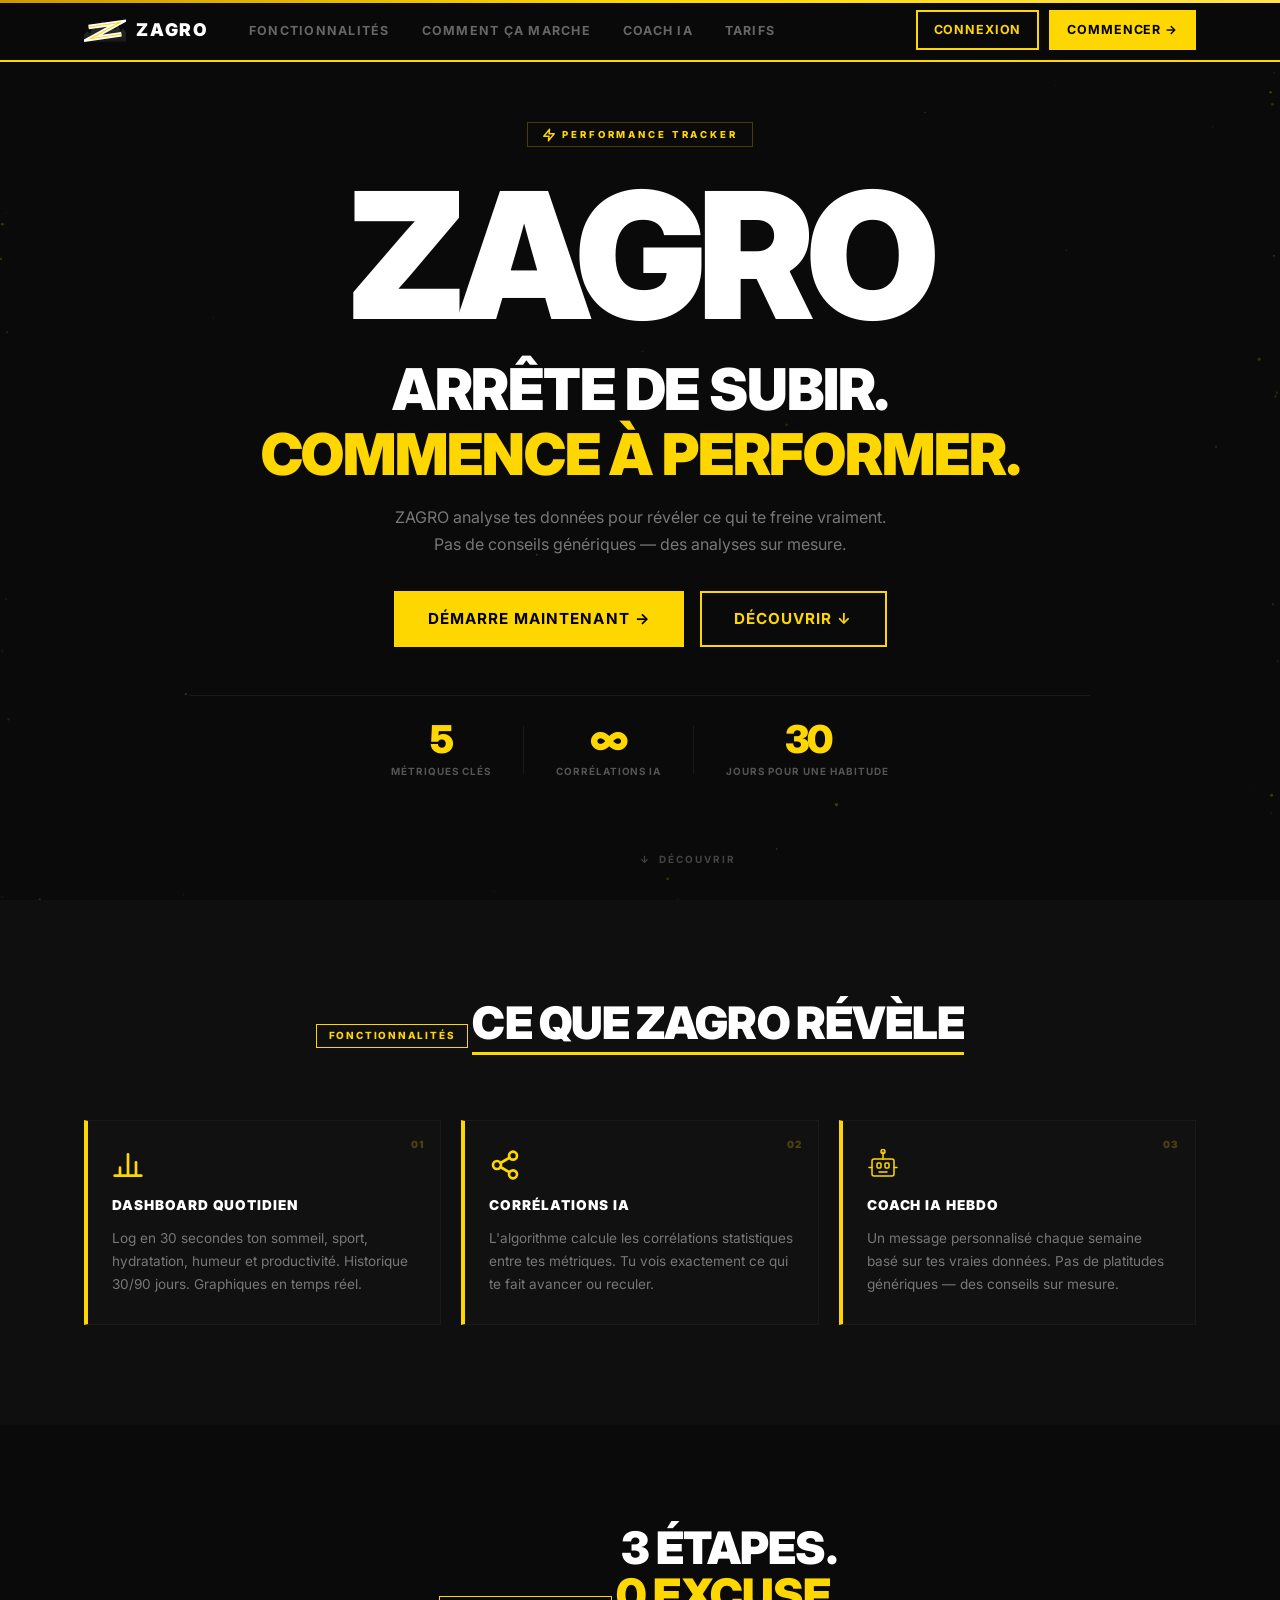
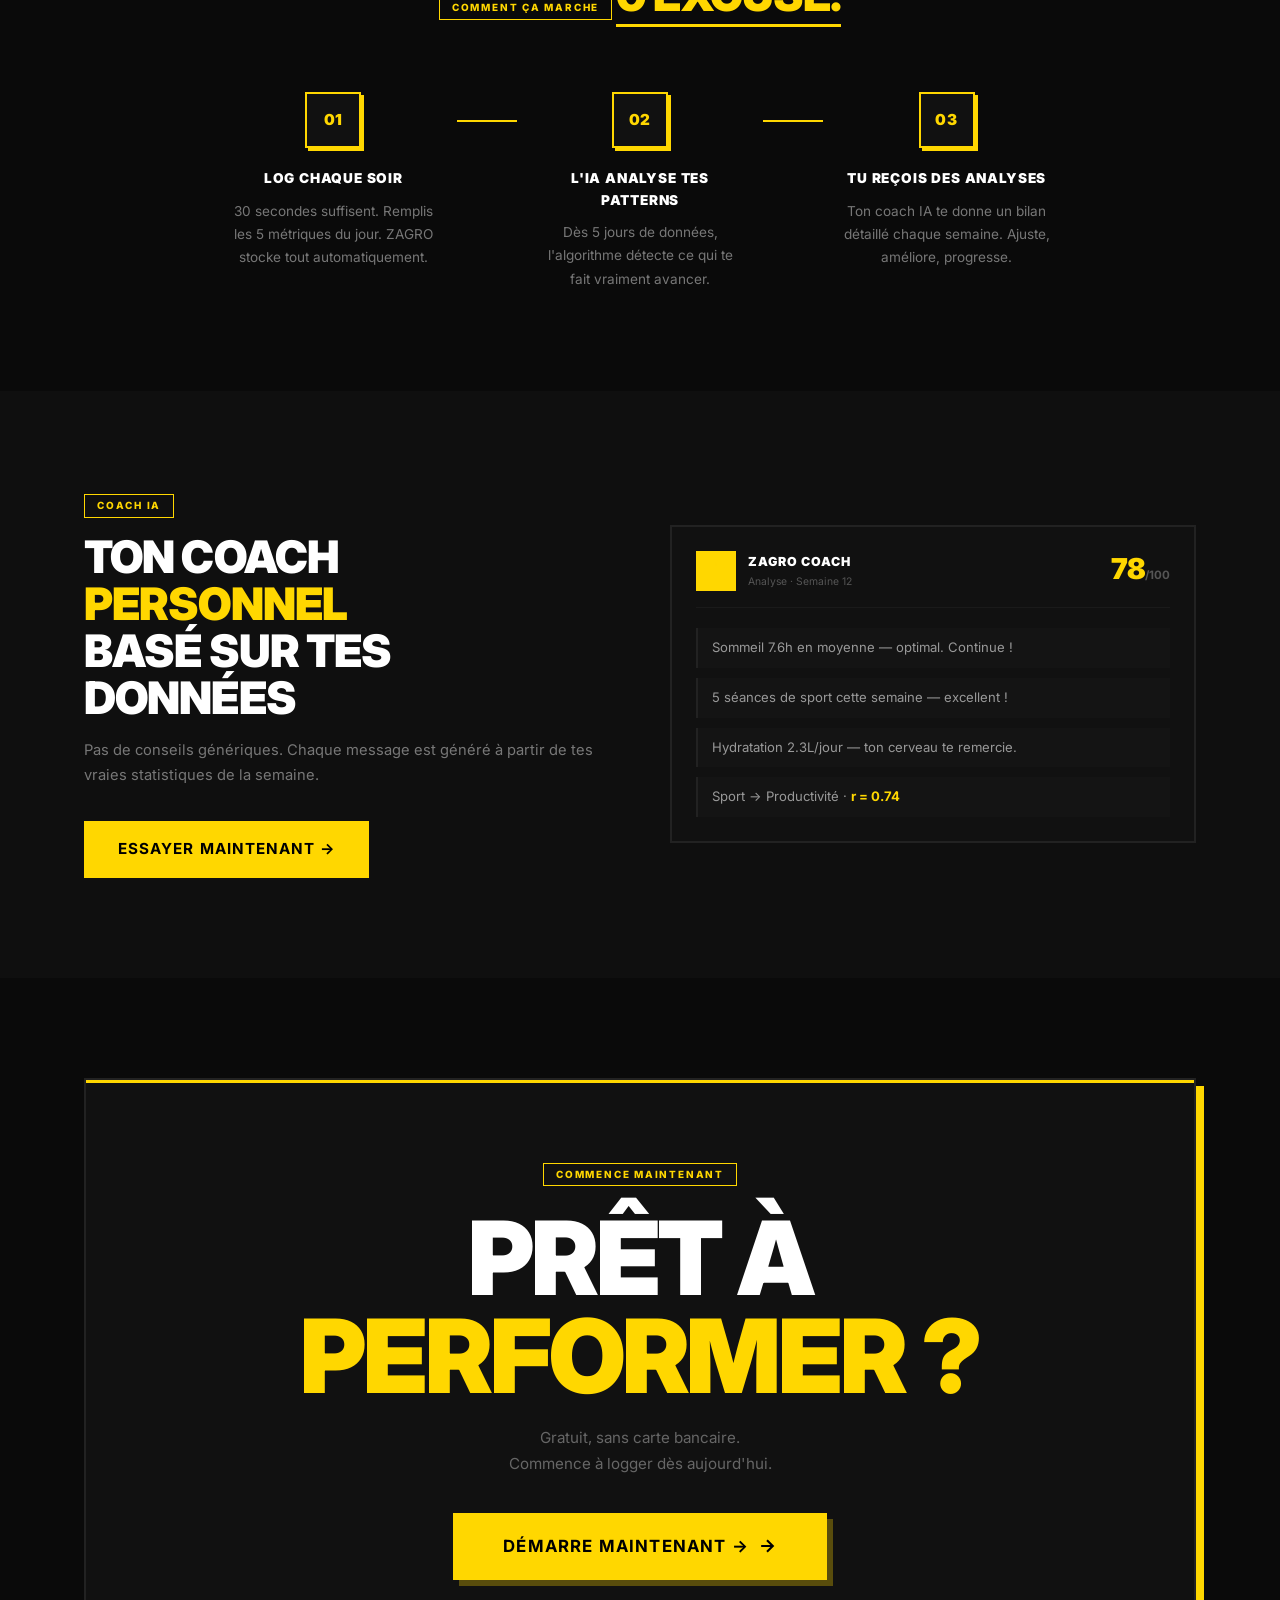
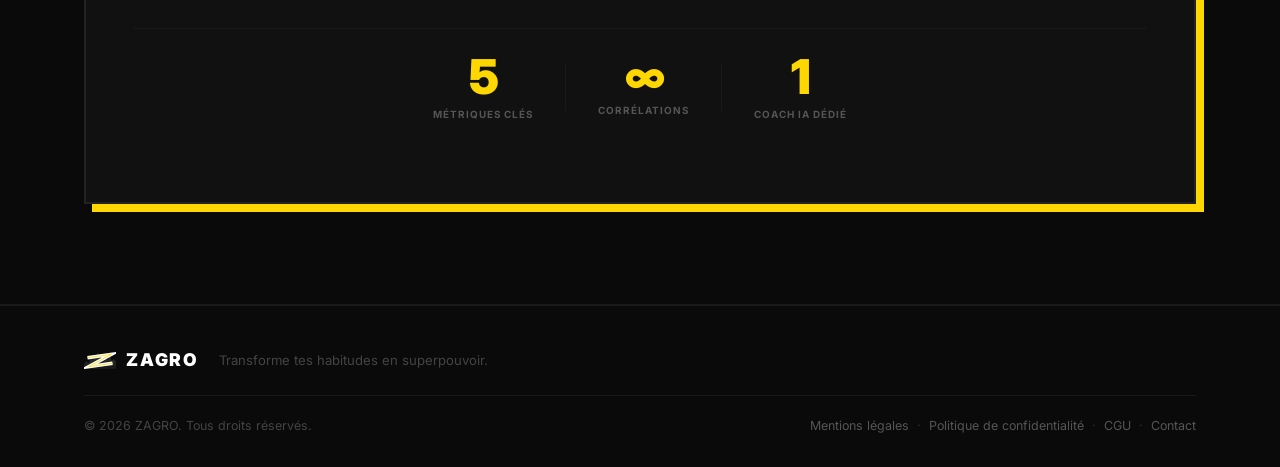
<file: templates/index.html>
<!DOCTYPE html>
<html lang="fr">
<head>
  <meta charset="UTF-8" />
  <meta name="viewport" content="width=device-width, initial-scale=1.0" />
  <title>ZAGRO — Transforme tes habitudes en superpouvoir</title>
  <link rel="icon" type="image/svg+xml" href="/static/img/logo.svg" />
  <link rel="stylesheet" href="/static/css/style.css" />
  <link rel="preconnect" href="https://fonts.googleapis.com" />
  <link href="https://fonts.googleapis.com/css2?family=Inter:wght@300;400;500;600;700;800;900&display=swap" rel="stylesheet" />
</head>
<body class="landing">

  <!-- ── NAV ── -->
  <nav class="nav">
    <div class="nav__inner">
      <a href="/" class="nav__logo">
        <svg class="logo-svg" xmlns="http://www.w3.org/2000/svg" viewBox="0 0 64 36" width="42" height="24">
          <defs><linearGradient id="mt-nav" x1="0%" y1="0%" x2="0%" y2="100%"><stop offset="0%" stop-color="#333333"/><stop offset="100%" stop-color="#181818"/></linearGradient></defs>
          <path d="M0,36 L0,26 L5,20 L9,24 L14,14 L17,18 L21,8 L24,12 L28,4 L32,12 L36,6 L40,14 L43,10 L47,18 L52,12 L56,20 L60,16 L64,22 L64,36 Z" fill="url(#mt-nav)"/>
          <g transform="rotate(-8, 32, 19)"><path d="M8,10 L56,10 L8,28 L56,28" stroke="#FFFFFF" stroke-width="7" stroke-linecap="butt" stroke-linejoin="miter" stroke-miterlimit="20" fill="none"/><path d="M8,10 L56,10 L8,28 L56,28" stroke="#FFD700" stroke-width="1.5" stroke-linecap="butt" stroke-linejoin="miter" stroke-miterlimit="20" fill="none"/></g>
        </svg>
        <span>ZAGRO</span>
      </a>
      <ul class="nav__links">
        <li><a href="#features">Fonctionnalités</a></li>
        <li><a href="#how">Comment ça marche</a></li>
        <li><a href="#coach">Coach IA</a></li>
        <li><a href="/pricing">Tarifs</a></li>
      </ul>
      <div class="nav__actions">
        <a href="/auth" class="btn btn--ghost btn--sm">Connexion</a>
        <a href="/dashboard" class="btn btn--primary btn--sm">Commencer →</a>
      </div>
      <button class="nav__hamburger" id="nav-hamburger" aria-label="Menu" aria-expanded="false">
        <span></span><span></span><span></span>
      </button>
    </div>
  </nav>

  <!-- Mobile nav menu -->
  <div class="nav__mobile" id="nav-mobile" role="navigation">
    <a href="#features" class="nav__mobile-link">Fonctionnalités</a>
    <a href="#how" class="nav__mobile-link">Comment ça marche</a>
    <a href="#coach" class="nav__mobile-link">Coach IA</a>
    <a href="/pricing" class="nav__mobile-link">Tarifs</a>
    <div class="nav__mobile-actions">
      <a href="/auth" class="btn btn--ghost btn--sm">Connexion</a>
      <a href="/dashboard" class="btn btn--primary btn--sm">Commencer →</a>
    </div>
  </div>

  <!-- ── HERO ── -->
  <section class="hero-v" id="home">
    <canvas id="particles-canvas"></canvas>
    <div class="hero-v__inner">
      <div class="hero-v__perf-tag"><svg width="14" height="14" viewBox="0 0 24 24" fill="none" stroke="currentColor" stroke-width="2.5" stroke-linecap="round" stroke-linejoin="round" style="display:inline-block;vertical-align:middle;margin-right:6px"><polygon points="13 2 3 14 12 14 11 22 21 10 12 10 13 2"/></svg>Performance Tracker</div>
      <div class="hero-v__brand">ZAGRO</div>
      <h1 class="hero-v__h1">
        <span class="hero-line-1">Arrête de subir.</span>
        <span class="hero-line-2 accent-text">Commence à performer.</span>
      </h1>
      <p class="hero-v__sub">ZAGRO analyse tes données pour révéler ce qui te freine vraiment.<br/>Pas de conseils génériques — des analyses sur mesure.</p>
      <div class="hero-v__actions">
        <a href="/dashboard" class="btn btn--primary btn--lg">DÉMARRE MAINTENANT →</a>
        <a href="#features" class="btn btn--ghost btn--lg">Découvrir ↓</a>
      </div>
      <div class="hero-v__stats">
        <div class="hero-stat">
          <span class="hero-stat__num stat__num">5</span>
          <span class="hero-stat__lbl">Métriques clés</span>
        </div>
        <div class="hero-stat__sep"></div>
        <div class="hero-stat">
          <span class="hero-stat__num">∞</span>
          <span class="hero-stat__lbl">Corrélations IA</span>
        </div>
        <div class="hero-stat__sep"></div>
        <div class="hero-stat">
          <span class="hero-stat__num stat__num">30</span>
          <span class="hero-stat__lbl">Jours pour une habitude</span>
        </div>
      </div>
    </div>
    <a href="#features" class="hero-v__scroll-hint">
      <span class="hero-v__scroll-arrow">↓</span>
      Découvrir
    </a>
  </section>

  <!-- ── FEATURES ── -->
  <section class="v-section v-section--dark" id="features">
    <div class="container">
      <div class="v-section__hd reveal">
        <div class="scene__tag">Fonctionnalités</div>
        <h2 class="v-section__title">CE QUE ZAGRO RÉVÈLE</h2>
      </div>
      <div class="feat-grid">
        <div class="feat-card reveal reveal--d1">
          <div class="feat-card__num">01</div>
          <div class="feat-card__icon"><svg width="32" height="32" viewBox="0 0 24 24" fill="none" stroke="#FFD700" stroke-width="2" stroke-linecap="round" stroke-linejoin="round"><line x1="18" y1="20" x2="18" y2="10"/><line x1="12" y1="20" x2="12" y2="4"/><line x1="6" y1="20" x2="6" y2="14"/><line x1="2" y1="20" x2="22" y2="20"/></svg></div>
          <h3>Dashboard quotidien</h3>
          <p>Log en 30 secondes ton sommeil, sport, hydratation, humeur et productivité. Historique 30/90 jours. Graphiques en temps réel.</p>
        </div>
        <div class="feat-card reveal reveal--d2">
          <div class="feat-card__num">02</div>
          <div class="feat-card__icon"><svg width="32" height="32" viewBox="0 0 24 24" fill="none" stroke="#FFD700" stroke-width="2" stroke-linecap="round" stroke-linejoin="round"><circle cx="18" cy="5" r="3"/><circle cx="6" cy="12" r="3"/><circle cx="18" cy="19" r="3"/><line x1="8.59" y1="13.51" x2="15.42" y2="17.49"/><line x1="15.41" y1="6.51" x2="8.59" y2="10.49"/></svg></div>
          <h3>Corrélations IA</h3>
          <p>L'algorithme calcule les corrélations statistiques entre tes métriques. Tu vois exactement ce qui te fait avancer ou reculer.</p>
        </div>
        <div class="feat-card reveal reveal--d3">
          <div class="feat-card__num">03</div>
          <div class="feat-card__icon"><svg width="32" height="32" viewBox="0 0 32 32" fill="none" stroke="#FFD700" stroke-width="1.5" stroke-linecap="round" stroke-linejoin="round"><rect x="5" y="10" width="22" height="17" rx="2"/><rect x="10" y="14" width="4" height="5" rx="1"/><rect x="18" y="14" width="4" height="5" rx="1"/><line x1="12" y1="23" x2="20" y2="23"/><line x1="16" y1="3" x2="16" y2="10"/><circle cx="16" cy="2.5" r="2"/><line x1="5" y1="18.5" x2="2" y2="18.5"/><line x1="27" y1="18.5" x2="30" y2="18.5"/></svg></div>
          <h3>Coach IA hebdo</h3>
          <p>Un message personnalisé chaque semaine basé sur tes vraies données. Pas de platitudes génériques — des conseils sur mesure.</p>
        </div>
      </div>
    </div>
  </section>

  <!-- ── HOW IT WORKS ── -->
  <section class="v-section" id="how">
    <div class="container">
      <div class="v-section__hd reveal">
        <div class="scene__tag">Comment ça marche</div>
        <h2 class="v-section__title">3 ÉTAPES.<br/><span class="accent-text">0 EXCUSE.</span></h2>
      </div>
      <div class="v-steps">
        <div class="v-step reveal reveal--d1">
          <div class="v-step__num">01</div>
          <div class="v-step__content">
            <h3>Log chaque soir</h3>
            <p>30 secondes suffisent. Remplis les 5 métriques du jour. ZAGRO stocke tout automatiquement.</p>
          </div>
        </div>
        <div class="v-step__connector reveal reveal--d2"></div>
        <div class="v-step reveal reveal--d2">
          <div class="v-step__num">02</div>
          <div class="v-step__content">
            <h3>L'IA analyse tes patterns</h3>
            <p>Dès 5 jours de données, l'algorithme détecte ce qui te fait vraiment avancer.</p>
          </div>
        </div>
        <div class="v-step__connector reveal reveal--d3"></div>
        <div class="v-step reveal reveal--d3">
          <div class="v-step__num">03</div>
          <div class="v-step__content">
            <h3>Tu reçois des analyses</h3>
            <p>Ton coach IA te donne un bilan détaillé chaque semaine. Ajuste, améliore, progresse.</p>
          </div>
        </div>
      </div>
    </div>
  </section>

  <!-- ── COACH IA ── -->
  <section class="v-section v-section--dark" id="coach">
    <div class="container">
      <div class="v-coach">
        <div class="v-coach__left reveal">
          <div class="scene__tag">Coach IA</div>
          <h2 class="v-section__title">TON COACH<br/><span class="accent-text">PERSONNEL</span><br/>BASÉ SUR TES DONNÉES</h2>
          <p class="v-coach__desc">Pas de conseils génériques. Chaque message est généré à partir de tes vraies statistiques de la semaine.</p>
          <a href="/dashboard" class="btn btn--primary btn--lg" style="margin-top:2rem;">Essayer maintenant →</a>
        </div>
        <div class="v-coach__right reveal reveal--d2">
          <div class="coach-mock">
            <div class="coach-mock__header">
              <div class="coach-mock__av"><svg width="24" height="24" viewBox="0 0 32 32" fill="none" stroke="#FFD700" stroke-width="1.5" stroke-linecap="round" stroke-linejoin="round"><rect x="5" y="10" width="22" height="17" rx="2"/><rect x="10" y="14" width="4" height="5" rx="1"/><rect x="18" y="14" width="4" height="5" rx="1"/><line x1="12" y1="23" x2="20" y2="23"/><line x1="16" y1="3" x2="16" y2="10"/><circle cx="16" cy="2.5" r="2"/><line x1="5" y1="18.5" x2="2" y2="18.5"/><line x1="27" y1="18.5" x2="30" y2="18.5"/></svg></div>
              <div class="coach-mock__info">
                <div class="coach-mock__name">ZAGRO COACH</div>
                <div class="coach-mock__date">Analyse · Semaine 12</div>
              </div>
              <div class="coach-mock__score"><span class="coach-mock__score-num">78</span><span class="coach-mock__score-lbl">/100</span></div>
            </div>
            <div class="coach-mock__body">
              <div class="coach-msg">Sommeil 7.6h en moyenne — optimal. Continue !</div>
              <div class="coach-msg">5 séances de sport cette semaine — excellent !</div>
              <div class="coach-msg">Hydratation 2.3L/jour — ton cerveau te remercie.</div>
              <div class="coach-msg">Sport → Productivité · <strong style="color:#FFD700">r = 0.74</strong></div>
            </div>
          </div>
        </div>
      </div>
    </div>
  </section>

  <!-- ── CTA ── -->
  <section class="v-cta-section">
    <div class="container">
      <div class="v-cta reveal">
        <div class="scene__tag" style="margin-bottom:12px;">Commence maintenant</div>
        <h2 class="v-cta__title">PRÊT À<br/><span class="accent-text">PERFORMER ?</span></h2>
        <p class="v-cta__sub">Gratuit, sans carte bancaire.<br/>Commence à logger dès aujourd'hui.</p>
        <a href="/dashboard" class="btn btn--primary btn--xl v-cta__btn">
          DÉMARRE MAINTENANT →
          <svg width="20" height="20" viewBox="0 0 24 24" fill="none" stroke="currentColor" stroke-width="2.5"><path d="M5 12h14M12 5l7 7-7 7"/></svg>
        </a>
        <div class="v-cta__stats">
          <div class="cta-stat"><span class="cta-stat__num stat__num">5</span><span class="cta-stat__lbl">Métriques clés</span></div>
          <div class="cta-stat__div"></div>
          <div class="cta-stat"><span class="cta-stat__num">∞</span><span class="cta-stat__lbl">Corrélations</span></div>
          <div class="cta-stat__div"></div>
          <div class="cta-stat"><span class="cta-stat__num stat__num">1</span><span class="cta-stat__lbl">Coach IA dédié</span></div>
        </div>
      </div>
    </div>
  </section>

  <!-- ── FOOTER ── -->
  <footer class="footer footer--rich">
    <div class="container">
      <div class="footer__top">
        <a href="/" class="nav__logo footer__logo">
          <svg class="logo-svg" xmlns="http://www.w3.org/2000/svg" viewBox="0 0 64 36" width="32" height="18">
            <defs><linearGradient id="mt-footer" x1="0%" y1="0%" x2="0%" y2="100%"><stop offset="0%" stop-color="#333333"/><stop offset="100%" stop-color="#181818"/></linearGradient></defs>
            <path d="M0,36 L0,26 L5,20 L9,24 L14,14 L17,18 L21,8 L24,12 L28,4 L32,12 L36,6 L40,14 L43,10 L47,18 L52,12 L56,20 L60,16 L64,22 L64,36 Z" fill="url(#mt-footer)"/>
            <g transform="rotate(-8, 32, 19)"><path d="M8,10 L56,10 L8,28 L56,28" stroke="#FFFFFF" stroke-width="7" stroke-linecap="butt" stroke-linejoin="miter" stroke-miterlimit="20" fill="none"/><path d="M8,10 L56,10 L8,28 L56,28" stroke="#FFD700" stroke-width="1.5" stroke-linecap="butt" stroke-linejoin="miter" stroke-miterlimit="20" fill="none"/></g>
          </svg>
          <span>ZAGRO</span>
        </a>
        <p class="footer__tagline">Transforme tes habitudes en superpouvoir.</p>
      </div>
      <div class="footer__divider"></div>
      <div class="footer__bottom">
        <p class="footer__copy">© 2026 ZAGRO. Tous droits réservés.</p>
        <nav class="footer__legal">
          <a href="/legal#mentions">Mentions légales</a>
          <span class="footer__sep">·</span>
          <a href="/legal#rgpd">Politique de confidentialité</a>
          <span class="footer__sep">·</span>
          <a href="/legal#cgu">CGU</a>
          <span class="footer__sep">·</span>
          <a href="mailto:zagro.contact@gmail.com">Contact</a>
        </nav>
      </div>
    </div>
  </footer>

  <script src="/static/js/main.js"></script>
  <script>
  // ── Hamburger nav ──────────────────────────────────────────────
  (function() {
    const btn  = document.getElementById('nav-hamburger');
    const menu = document.getElementById('nav-mobile');
    if (!btn || !menu) return;

    function toggleMenu(open) {
      btn.classList.toggle('open', open);
      btn.setAttribute('aria-expanded', open);
      if (open) {
        menu.style.display = 'flex';
        requestAnimationFrame(() => menu.classList.add('open'));
      } else {
        menu.classList.remove('open');
        setTimeout(() => { if (!menu.classList.contains('open')) menu.style.display = ''; }, 260);
      }
    }

    btn.addEventListener('click', () => toggleMenu(!btn.classList.contains('open')));

    // Close on link click or outside click
    menu.querySelectorAll('a').forEach(a => a.addEventListener('click', () => toggleMenu(false)));
    document.addEventListener('click', (e) => {
      if (!btn.contains(e.target) && !menu.contains(e.target)) toggleMenu(false);
    });
  })();

  // ── Particles ─────────────────────────────────────────────────
  (function() {
    const canvas = document.getElementById('particles-canvas');
    if (!canvas) return;
    const ctx = canvas.getContext('2d');
    let W, H;
    function resize() { W = canvas.width = window.innerWidth; H = canvas.height = window.innerHeight; }
    resize();
    window.addEventListener('resize', resize, { passive: true });
    const pts = Array.from({ length: 55 }, () => ({
      x: Math.random() * 1920, y: Math.random() * 1080,
      r: Math.random() * 1.4 + 0.2,
      vx: (Math.random() - 0.5) * 0.25, vy: (Math.random() - 0.5) * 0.25,
      o: Math.random() * 0.22 + 0.04
    }));
    function draw() {
      ctx.clearRect(0, 0, W, H);
      pts.forEach(p => {
        p.x += p.vx; p.y += p.vy;
        if (p.x < 0) p.x = W; if (p.x > W) p.x = 0;
        if (p.y < 0) p.y = H; if (p.y > H) p.y = 0;
        ctx.beginPath(); ctx.arc(p.x, p.y, p.r, 0, Math.PI * 2);
        ctx.fillStyle = `rgba(255,215,0,${p.o})`; ctx.fill();
      });
      requestAnimationFrame(draw);
    }
    draw();
  })();

</script>
</body>
</html>
</file>
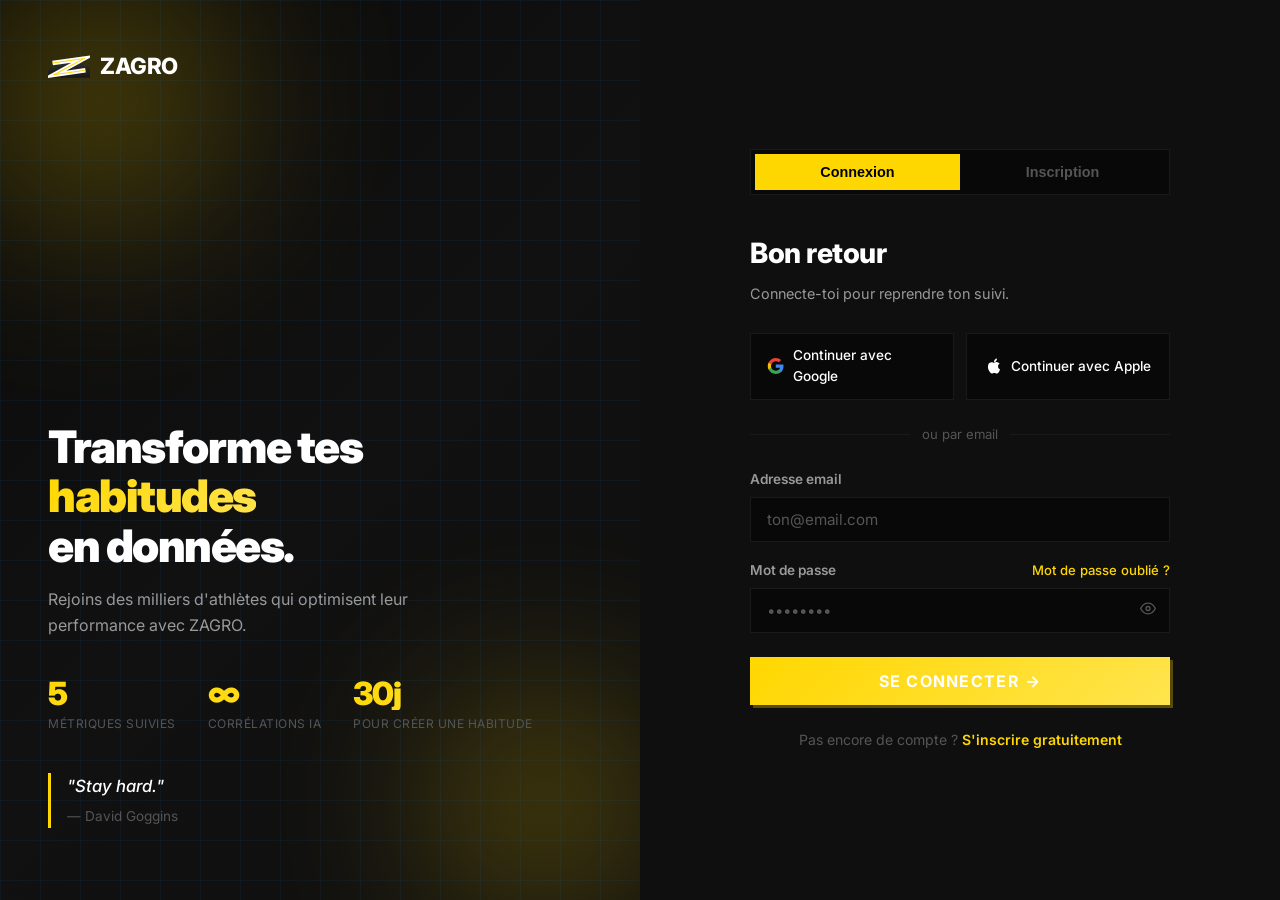
<file: templates/auth.html>
<!DOCTYPE html>
<html lang="fr" data-theme="dark">
<head>
  <meta charset="UTF-8" />
  <meta name="viewport" content="width=device-width, initial-scale=1.0" />
  <title>ZAGRO — Connexion</title>
  <link rel="icon" type="image/svg+xml" href="/static/img/logo.svg" />
  <link rel="stylesheet" href="/static/css/style.css" />
  <link rel="stylesheet" href="/static/css/auth.css" />
  <link href="https://fonts.googleapis.com/css2?family=Inter:wght@300;400;500;600;700;800;900&display=swap" rel="stylesheet" />
</head>
<body class="auth-page">

  <div class="auth-layout">

    <!-- ── Left: Brand panel ── -->
    <div class="auth-brand">
      <div class="auth-brand__orb auth-brand__orb--1"></div>
      <div class="auth-brand__orb auth-brand__orb--2"></div>
      <div class="auth-brand__grid"></div>

      <a href="/" class="auth-brand__logo">
        <svg class="logo-svg" xmlns="http://www.w3.org/2000/svg" viewBox="0 0 64 36" width="42" height="24">
          <defs><linearGradient id="mt-auth" x1="0%" y1="0%" x2="0%" y2="100%"><stop offset="0%" stop-color="#333333"/><stop offset="100%" stop-color="#181818"/></linearGradient></defs>
          <path d="M0,36 L0,26 L5,20 L9,24 L14,14 L17,18 L21,8 L24,12 L28,4 L32,12 L36,6 L40,14 L43,10 L47,18 L52,12 L56,20 L60,16 L64,22 L64,36 Z" fill="url(#mt-auth)"/>
          <g transform="rotate(-8, 32, 19)"><path d="M8,10 L56,10 L8,28 L56,28" stroke="#FFFFFF" stroke-width="7" stroke-linecap="butt" stroke-linejoin="miter" stroke-miterlimit="20" fill="none"/><path d="M8,10 L56,10 L8,28 L56,28" stroke="#FFD700" stroke-width="1.5" stroke-linecap="butt" stroke-linejoin="miter" stroke-miterlimit="20" fill="none"/></g>
        </svg>
        <span>ZAGRO</span>
      </a>

      <div class="auth-brand__content">
        <h2 class="auth-brand__title">Transforme tes<br /><span class="gradient-text">habitudes</span><br />en données.</h2>
        <p class="auth-brand__sub">Rejoins des milliers d'athlètes qui optimisent leur performance avec ZAGRO.</p>

        <div class="auth-brand__stats">
          <div class="auth-stat">
            <div class="auth-stat__num">5</div>
            <div class="auth-stat__label">Métriques suivies</div>
          </div>
          <div class="auth-stat">
            <div class="auth-stat__num">∞</div>
            <div class="auth-stat__label">Corrélations IA</div>
          </div>
          <div class="auth-stat">
            <div class="auth-stat__num">30j</div>
            <div class="auth-stat__label">Pour créer une habitude</div>
          </div>
        </div>

        <div class="auth-brand__quote">
          <p>"Stay hard."</p>
          <span>— David Goggins</span>
        </div>
      </div>
    </div>

    <!-- ── Right: Form panel ── -->
    <div class="auth-form-panel">
      <div class="auth-form-wrap">

        <!-- Tabs -->
        <div class="auth-tabs">
          <button class="auth-tab active" id="tab-login" onclick="showLogin()">Connexion</button>
          <button class="auth-tab" id="tab-register" onclick="showRegister()">Inscription</button>
          <div class="auth-tab-indicator" id="tab-indicator"></div>
        </div>

        <!-- ── Login form ── -->
        <div class="auth-form active" id="form-login">
          <h1 class="auth-form__title">Bon retour</h1>
          <p class="auth-form__sub">Connecte-toi pour reprendre ton suivi.</p>

          <div class="social-btns">
            <a href="/auth/google" class="social-btn">
              <svg width="18" height="18" viewBox="0 0 24 24"><path fill="#4285F4" d="M22.56 12.25c0-.78-.07-1.53-.2-2.25H12v4.26h5.92c-.26 1.37-1.04 2.53-2.21 3.31v2.77h3.57c2.08-1.92 3.28-4.74 3.28-8.09z"/><path fill="#34A853" d="M12 23c2.97 0 5.46-.98 7.28-2.66l-3.57-2.77c-.98.66-2.23 1.06-3.71 1.06-2.86 0-5.29-1.93-6.16-4.53H2.18v2.84C3.99 20.53 7.7 23 12 23z"/><path fill="#FBBC05" d="M5.84 14.09c-.22-.66-.35-1.36-.35-2.09s.13-1.43.35-2.09V7.07H2.18C1.43 8.55 1 10.22 1 12s.43 3.45 1.18 4.93l2.85-2.22.81-.62z"/><path fill="#EA4335" d="M12 5.38c1.62 0 3.06.56 4.21 1.64l3.15-3.15C17.45 2.09 14.97 1 12 1 7.7 1 3.99 3.47 2.18 7.07l3.66 2.84c.87-2.6 3.3-4.53 6.16-4.53z"/></svg>
              Continuer avec Google
            </a>
            <button class="social-btn" onclick="socialLogin('Apple')">
              <svg width="18" height="18" viewBox="0 0 24 24" fill="currentColor"><path d="M18.71 19.5c-.83 1.24-1.71 2.45-3.05 2.47-1.34.03-1.77-.79-3.29-.79-1.53 0-2 .77-3.27.82-1.31.05-2.3-1.32-3.14-2.53C4.25 17 2.94 12.45 4.7 9.39c.87-1.52 2.43-2.48 4.12-2.51 1.28-.02 2.5.87 3.29.87.78 0 2.26-1.07 3.8-.91.65.03 2.47.26 3.64 1.98-.09.06-2.17 1.28-2.15 3.81.03 3.02 2.65 4.03 2.68 4.04-.03.07-.42 1.44-1.38 2.83M13 3.5c.73-.83 1.94-1.46 2.94-1.5.13 1.17-.34 2.35-1.04 3.19-.69.85-1.83 1.51-2.95 1.42-.15-1.15.41-2.35 1.05-3.11z"/></svg>
              Continuer avec Apple
            </button>
          </div>

          <div class="auth-divider"><span>ou par email</span></div>

          <form class="form" id="login-form" onsubmit="handleLogin(event)">
            <div class="form-group">
              <label class="form-label">Adresse email</label>
              <input type="email" class="form-input" id="login-email" placeholder="ton@email.com" required />
            </div>
            <div class="form-group">
              <label class="form-label">
                Mot de passe
                <a href="#" class="form-label__link">Mot de passe oublié ?</a>
              </label>
              <div class="input-wrap">
                <input type="password" class="form-input" id="login-password" placeholder="••••••••" required />
                <button type="button" class="input-eye" onclick="togglePassword('login-password', this)"><svg width="16" height="16" viewBox="0 0 24 24" fill="none" stroke="currentColor" stroke-width="2" stroke-linecap="round" stroke-linejoin="round"><path d="M1 12s4-8 11-8 11 8 11 8-4 8-11 8-11-8-11-8z"/><circle cx="12" cy="12" r="3"/></svg></button>
              </div>
            </div>
            <div class="form-error" id="login-error"></div>
            <button type="submit" id="login-submit" class="btn btn--primary btn--xl form-submit">
              Se connecter →
            </button>
          </form>

          <p class="auth-switch">Pas encore de compte ? <a href="#" onclick="showRegister()">S'inscrire gratuitement</a></p>
        </div>

        <!-- ── Register form ── -->
        <div class="auth-form" id="form-register">
          <h1 class="auth-form__title">Commence ton voyage</h1>
          <p class="auth-form__sub">Gratuit. Aucune carte requise.</p>

          <div class="social-btns">
            <a href="/auth/google" class="social-btn">
              <svg width="18" height="18" viewBox="0 0 24 24"><path fill="#4285F4" d="M22.56 12.25c0-.78-.07-1.53-.2-2.25H12v4.26h5.92c-.26 1.37-1.04 2.53-2.21 3.31v2.77h3.57c2.08-1.92 3.28-4.74 3.28-8.09z"/><path fill="#34A853" d="M12 23c2.97 0 5.46-.98 7.28-2.66l-3.57-2.77c-.98.66-2.23 1.06-3.71 1.06-2.86 0-5.29-1.93-6.16-4.53H2.18v2.84C3.99 20.53 7.7 23 12 23z"/><path fill="#FBBC05" d="M5.84 14.09c-.22-.66-.35-1.36-.35-2.09s.13-1.43.35-2.09V7.07H2.18C1.43 8.55 1 10.22 1 12s.43 3.45 1.18 4.93l2.85-2.22.81-.62z"/><path fill="#EA4335" d="M12 5.38c1.62 0 3.06.56 4.21 1.64l3.15-3.15C17.45 2.09 14.97 1 12 1 7.7 1 3.99 3.47 2.18 7.07l3.66 2.84c.87-2.6 3.3-4.53 6.16-4.53z"/></svg>
              S'inscrire avec Google
            </a>
            <button class="social-btn" onclick="socialLogin('Apple')">
              <svg width="18" height="18" viewBox="0 0 24 24" fill="currentColor"><path d="M18.71 19.5c-.83 1.24-1.71 2.45-3.05 2.47-1.34.03-1.77-.79-3.29-.79-1.53 0-2 .77-3.27.82-1.31.05-2.3-1.32-3.14-2.53C4.25 17 2.94 12.45 4.7 9.39c.87-1.52 2.43-2.48 4.12-2.51 1.28-.02 2.5.87 3.29.87.78 0 2.26-1.07 3.8-.91.65.03 2.47.26 3.64 1.98-.09.06-2.17 1.28-2.15 3.81.03 3.02 2.65 4.03 2.68 4.04-.03.07-.42 1.44-1.38 2.83M13 3.5c.73-.83 1.94-1.46 2.94-1.5.13 1.17-.34 2.35-1.04 3.19-.69.85-1.83 1.51-2.95 1.42-.15-1.15.41-2.35 1.05-3.11z"/></svg>
              S'inscrire avec Apple
            </button>
          </div>

          <div class="auth-divider"><span>ou par email</span></div>

          <form class="form" id="register-form" onsubmit="handleRegister(event)">
            <div class="form-group">
              <label class="form-label">Prénom</label>
              <input type="text" class="form-input" id="reg-name" placeholder="David" required />
            </div>
            <div class="form-group">
              <label class="form-label">Adresse email</label>
              <input type="email" class="form-input" id="reg-email" placeholder="ton@email.com" required />
            </div>
            <div class="form-group">
              <label class="form-label">Mot de passe</label>
              <div class="input-wrap">
                <input type="password" class="form-input" id="reg-password" placeholder="8 caractères minimum" required minlength="8" />
                <button type="button" class="input-eye" onclick="togglePassword('reg-password', this)"><svg width="16" height="16" viewBox="0 0 24 24" fill="none" stroke="currentColor" stroke-width="2" stroke-linecap="round" stroke-linejoin="round"><path d="M1 12s4-8 11-8 11 8 11 8-4 8-11 8-11-8-11-8z"/><circle cx="12" cy="12" r="3"/></svg></button>
              </div>
            </div>
            <div class="form-group">
              <label class="form-label">Confirmer le mot de passe</label>
              <div class="input-wrap">
                <input type="password" class="form-input" id="reg-confirm" placeholder="••••••••" required />
                <button type="button" class="input-eye" onclick="togglePassword('reg-confirm', this)"><svg width="16" height="16" viewBox="0 0 24 24" fill="none" stroke="currentColor" stroke-width="2" stroke-linecap="round" stroke-linejoin="round"><path d="M1 12s4-8 11-8 11 8 11 8-4 8-11 8-11-8-11-8z"/><circle cx="12" cy="12" r="3"/></svg></button>
              </div>
            </div>
            <div class="form-error" id="reg-error"></div>
            <button type="submit" id="reg-submit" class="btn btn--primary btn--xl form-submit">
              Créer mon compte →
            </button>
          </form>

          <p class="auth-switch">Déjà un compte ? <a href="#" onclick="showLogin()">Se connecter</a></p>
        </div>

      </div>
    </div>
  </div>

  <script>
    // ── Tab switching ──────────────────────────────────────────────
    function showLogin() {
      document.getElementById('form-login').classList.add('active');
      document.getElementById('form-register').classList.remove('active');
      document.getElementById('tab-login').classList.add('active');
      document.getElementById('tab-register').classList.remove('active');
      document.getElementById('tab-indicator').style.transform = 'translateX(0)';
    }

    function showRegister() {
      document.getElementById('form-register').classList.add('active');
      document.getElementById('form-login').classList.remove('active');
      document.getElementById('tab-register').classList.add('active');
      document.getElementById('tab-login').classList.remove('active');
      document.getElementById('tab-indicator').style.transform = 'translateX(100%)';
    }

    // ── Password visibility ────────────────────────────────────────
    var EYE_SVG  = '<svg width="16" height="16" viewBox="0 0 24 24" fill="none" stroke="currentColor" stroke-width="2" stroke-linecap="round" stroke-linejoin="round"><path d="M1 12s4-8 11-8 11 8 11 8-4 8-11 8-11-8-11-8z"/><circle cx="12" cy="12" r="3"/></svg>';
    var EYEOFF_SVG = '<svg width="16" height="16" viewBox="0 0 24 24" fill="none" stroke="currentColor" stroke-width="2" stroke-linecap="round" stroke-linejoin="round"><path d="M17.94 17.94A10.07 10.07 0 0 1 12 20c-7 0-11-8-11-8a18.45 18.45 0 0 1 5.06-5.94"/><path d="M9.9 4.24A9.12 9.12 0 0 1 12 4c7 0 11 8 11 8a18.5 18.5 0 0 1-2.16 3.19"/><line x1="1" y1="1" x2="23" y2="23"/></svg>';
    function togglePassword(id, btn) {
      const input = document.getElementById(id);
      input.type = input.type === 'password' ? 'text' : 'password';
      btn.innerHTML = input.type === 'password' ? EYE_SVG : EYEOFF_SVG;
    }

    // ── Social login (Apple placeholder) ──────────────────────────
    function socialLogin(provider) {
      showError('login-error', `Connexion ${provider} bientôt disponible !`);
    }

    function showError(id, msg) {
      const el = document.getElementById(id);
      if (el) { el.textContent = msg; el.style.display = 'block'; }
      setTimeout(() => { if (el) el.style.display = 'none'; }, 4000);
    }

    function setLoading(btnId, loading) {
      const btn = document.getElementById(btnId);
      if (!btn) return;
      btn.disabled = loading;
      btn.style.opacity = loading ? '0.7' : '1';
    }

    // ── Login ──────────────────────────────────────────────────────
    async function handleLogin(e) {
      e.preventDefault();
      const email    = document.getElementById('login-email').value.trim();
      const password = document.getElementById('login-password').value;

      setLoading('login-submit', true);
      try {
        const res = await fetch('/api/login', {
          method: 'POST',
          headers: { 'Content-Type': 'application/json' },
          body: JSON.stringify({ email, password }),
        });
        const data = await res.json();
        if (!res.ok) { showError('login-error', data.error || 'Erreur de connexion.'); return; }
        window.location.href = '/dashboard';
      } catch {
        showError('login-error', 'Erreur réseau. Réessaie.');
      } finally {
        setLoading('login-submit', false);
      }
    }

    // ── Register ───────────────────────────────────────────────────
    async function handleRegister(e) {
      e.preventDefault();
      const name     = document.getElementById('reg-name').value.trim();
      const email    = document.getElementById('reg-email').value.trim();
      const password = document.getElementById('reg-password').value;
      const confirm  = document.getElementById('reg-confirm').value;

      if (password !== confirm) { showError('reg-error', 'Les mots de passe ne correspondent pas.'); return; }
      if (password.length < 8)  { showError('reg-error', 'Le mot de passe doit faire 8 caractères minimum.'); return; }

      setLoading('reg-submit', true);
      try {
        const res = await fetch('/api/register', {
          method: 'POST',
          headers: { 'Content-Type': 'application/json' },
          body: JSON.stringify({ name, email, password }),
        });
        const data = await res.json();
        if (!res.ok) { showError('reg-error', data.error || 'Erreur lors de l\'inscription.'); return; }
        window.location.href = '/dashboard';
      } catch {
        showError('reg-error', 'Erreur réseau. Réessaie.');
      } finally {
        setLoading('reg-submit', false);
      }
    }
  </script>
</body>
</html>
</file>
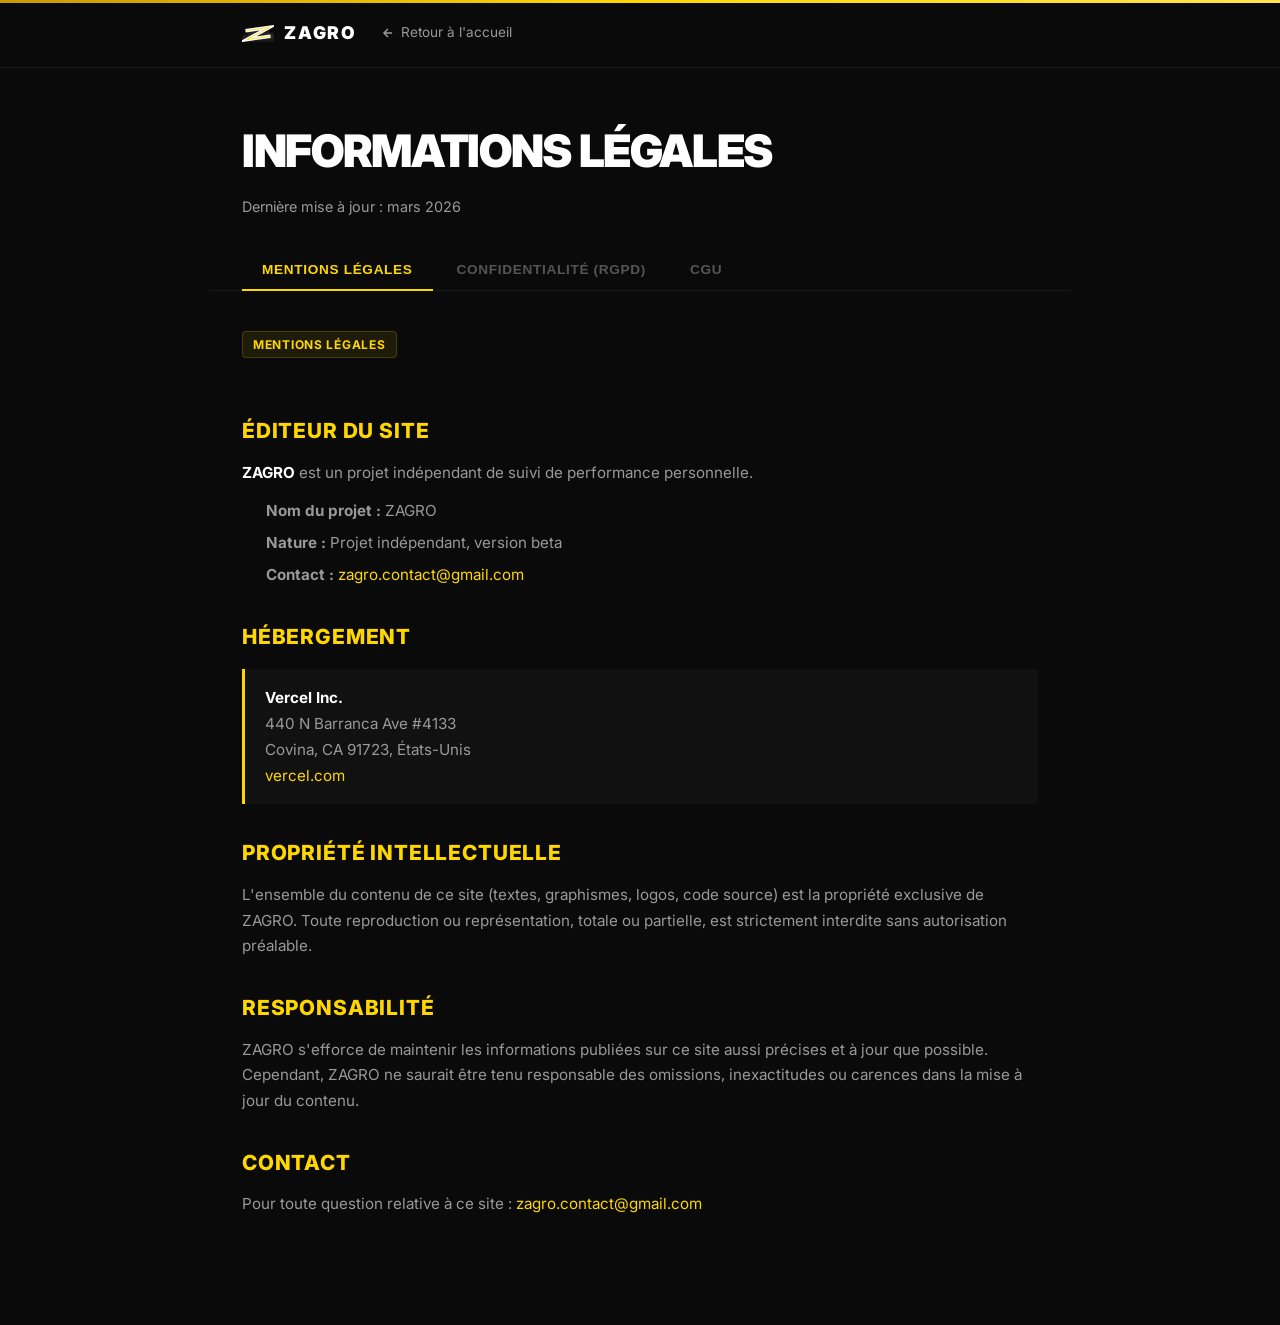
<file: templates/legal.html>
<!DOCTYPE html>
<html lang="fr">
<head>
  <meta charset="UTF-8" />
  <meta name="viewport" content="width=device-width, initial-scale=1.0" />
  <title>ZAGRO — Mentions légales</title>
  <link rel="icon" type="image/svg+xml" href="/static/img/logo.svg" />
  <link rel="stylesheet" href="/static/css/style.css" />
  <link rel="preconnect" href="https://fonts.googleapis.com" />
  <link href="https://fonts.googleapis.com/css2?family=Inter:wght@300;400;500;600;700;800;900&display=swap" rel="stylesheet" />
  <style>
    .legal-page { min-height: 100vh; background: var(--bg); padding: 0 0 6rem; }
    .legal-nav { background: #0A0A0A; border-bottom: 1px solid #1a1a1a; padding: 1.2rem 0; }
    .legal-nav__inner { max-width: 860px; margin: 0 auto; padding: 0 2rem; display: flex; align-items: center; gap: 1.5rem; }
    .legal-nav a.back { color: var(--text-2); font-size: 0.85rem; text-decoration: none; display: flex; align-items: center; gap: 6px; transition: color .2s; }
    .legal-nav a.back:hover { color: var(--yellow-2); }
    .legal-header { max-width: 860px; margin: 0 auto; padding: 3rem 2rem 2rem; }
    .legal-header h1 { font-size: clamp(1.8rem, 4vw, 2.8rem); font-weight: 900; letter-spacing: -0.03em; color: var(--text-1); text-transform: uppercase; }
    .legal-header p { color: var(--text-2); margin-top: 0.5rem; font-size: 0.9rem; }
    .legal-tabs { max-width: 860px; margin: 0 auto; padding: 0 2rem; display: flex; gap: 4px; border-bottom: 1px solid #1a1a1a; }
    .legal-tab { padding: 0.75rem 1.25rem; font-size: 0.85rem; font-weight: 600; text-transform: uppercase; letter-spacing: 0.05em; color: var(--text-3); cursor: pointer; border-bottom: 2px solid transparent; margin-bottom: -1px; transition: color .2s, border-color .2s; background: none; border-top: none; border-left: none; border-right: none; }
    .legal-tab:hover { color: var(--text-2); }
    .legal-tab.active { color: var(--yellow-2); border-bottom-color: var(--yellow-2); }
    .legal-content { max-width: 860px; margin: 0 auto; padding: 2.5rem 2rem 0; }
    .legal-section { display: none; }
    .legal-section.active { display: block; }
    .legal-section h2 { font-size: 1.3rem; font-weight: 800; text-transform: uppercase; letter-spacing: 0.04em; color: var(--yellow-2); margin: 2rem 0 0.75rem; }
    .legal-section h2:first-child { margin-top: 0; }
    .legal-section p { color: var(--text-2); line-height: 1.7; margin-bottom: 0.75rem; font-size: 0.95rem; }
    .legal-section ul { color: var(--text-2); line-height: 1.7; padding-left: 1.5rem; margin-bottom: 0.75rem; font-size: 0.95rem; }
    .legal-section ul li { margin-bottom: 0.4rem; }
    .legal-section a { color: var(--yellow-2); text-decoration: none; }
    .legal-section a:hover { text-decoration: underline; }
    .legal-badge { display: inline-block; background: #FFD70015; border: 1px solid #FFD70030; color: var(--yellow-2); font-size: 0.75rem; font-weight: 700; padding: 3px 10px; border-radius: 4px; text-transform: uppercase; letter-spacing: 0.06em; margin-bottom: 1.5rem; }
    .legal-highlight { background: #111; border-left: 3px solid var(--yellow-2); padding: 1rem 1.25rem; margin: 1rem 0; border-radius: 0 4px 4px 0; }
    .legal-highlight p { margin-bottom: 0; }
    @media (max-width: 600px) {
      .legal-tabs { overflow-x: auto; padding: 0 1rem; }
      .legal-tab { white-space: nowrap; padding: 0.75rem 1rem; font-size: 0.78rem; }
      .legal-content { padding: 2rem 1rem 0; }
      .legal-header { padding: 2rem 1rem 1.5rem; }
    }
  </style>
</head>
<body class="landing legal-page">

  <!-- ── NAV ── -->
  <div class="legal-nav">
    <div class="legal-nav__inner">
      <a href="/" class="nav__logo" style="text-decoration:none;">
        <svg class="logo-svg" xmlns="http://www.w3.org/2000/svg" viewBox="0 0 64 36" width="32" height="18">
          <defs><linearGradient id="mt-legal" x1="0%" y1="0%" x2="0%" y2="100%"><stop offset="0%" stop-color="#333333"/><stop offset="100%" stop-color="#181818"/></linearGradient></defs>
          <path d="M0,36 L0,26 L5,20 L9,24 L14,14 L17,18 L21,8 L24,12 L28,4 L32,12 L36,6 L40,14 L43,10 L47,18 L52,12 L56,20 L60,16 L64,22 L64,36 Z" fill="url(#mt-legal)"/>
          <g transform="rotate(-8, 32, 19)"><path d="M8,10 L56,10 L8,28 L56,28" stroke="#FFFFFF" stroke-width="7" stroke-linecap="butt" stroke-linejoin="miter" stroke-miterlimit="20" fill="none"/><path d="M8,10 L56,10 L8,28 L56,28" stroke="#FFD700" stroke-width="1.5" stroke-linecap="butt" stroke-linejoin="miter" stroke-miterlimit="20" fill="none"/></g>
        </svg>
        <span>ZAGRO</span>
      </a>
      <a href="/" class="back">
        <svg width="14" height="14" viewBox="0 0 24 24" fill="none" stroke="currentColor" stroke-width="2.5"><path d="M19 12H5M12 5l-7 7 7 7"/></svg>
        Retour à l'accueil
      </a>
    </div>
  </div>

  <!-- ── HEADER ── -->
  <div class="legal-header">
    <h1>Informations légales</h1>
    <p>Dernière mise à jour : mars 2026</p>
  </div>

  <!-- ── TABS ── -->
  <div class="legal-tabs">
    <button class="legal-tab active" data-tab="mentions">Mentions légales</button>
    <button class="legal-tab" data-tab="rgpd">Confidentialité (RGPD)</button>
    <button class="legal-tab" data-tab="cgu">CGU</button>
  </div>

  <!-- ── CONTENT ── -->
  <div class="legal-content">

    <!-- Mentions légales -->
    <div class="legal-section active" id="tab-mentions">
      <div class="legal-badge">Mentions légales</div>

      <h2>Éditeur du site</h2>
      <p><strong style="color:#fff;">ZAGRO</strong> est un projet indépendant de suivi de performance personnelle.</p>
      <ul>
        <li><strong>Nom du projet :</strong> ZAGRO</li>
        <li><strong>Nature :</strong> Projet indépendant, version beta</li>
        <li><strong>Contact :</strong> <a href="mailto:zagro.contact@gmail.com">zagro.contact@gmail.com</a></li>
      </ul>

      <h2>Hébergement</h2>
      <div class="legal-highlight">
        <p><strong style="color:#fff;">Vercel Inc.</strong><br/>
        440 N Barranca Ave #4133<br/>
        Covina, CA 91723, États-Unis<br/>
        <a href="https://vercel.com" target="_blank" rel="noopener">vercel.com</a></p>
      </div>

      <h2>Propriété intellectuelle</h2>
      <p>L'ensemble du contenu de ce site (textes, graphismes, logos, code source) est la propriété exclusive de ZAGRO. Toute reproduction ou représentation, totale ou partielle, est strictement interdite sans autorisation préalable.</p>

      <h2>Responsabilité</h2>
      <p>ZAGRO s'efforce de maintenir les informations publiées sur ce site aussi précises et à jour que possible. Cependant, ZAGRO ne saurait être tenu responsable des omissions, inexactitudes ou carences dans la mise à jour du contenu.</p>

      <h2>Contact</h2>
      <p>Pour toute question relative à ce site : <a href="mailto:zagro.contact@gmail.com">zagro.contact@gmail.com</a></p>
    </div>

    <!-- RGPD -->
    <div class="legal-section" id="tab-rgpd">
      <div class="legal-badge">RGPD · Confidentialité</div>

      <h2>Données collectées</h2>
      <p>Dans le cadre de l'utilisation de ZAGRO, les données suivantes sont collectées :</p>
      <ul>
        <li><strong>Identité :</strong> nom, adresse email</li>
        <li><strong>Habitudes quotidiennes :</strong> sommeil, sport, hydratation, humeur, productivité</li>
        <li><strong>Données de session :</strong> cookies de connexion (authentification uniquement)</li>
      </ul>

      <h2>Finalité du traitement</h2>
      <div class="legal-highlight">
        <p>Vos données sont utilisées <strong style="color:#fff;">uniquement</strong> pour améliorer votre expérience personnelle sur ZAGRO. Elles ne sont <strong style="color:#fff;">jamais vendues, partagées ou cédées à des tiers</strong>.</p>
      </div>
      <ul>
        <li>Calcul de vos corrélations et insights personnalisés</li>
        <li>Génération de messages coach hebdomadaires</li>
        <li>Calcul de votre score de performance et classement anonyme</li>
        <li>Authentification et sécurité de votre compte</li>
      </ul>

      <h2>Durée de conservation</h2>
      <p>Vos données sont conservées <strong style="color:#fff;">tant que votre compte est actif</strong>. En cas de suppression de compte, l'ensemble de vos données personnelles et habitudes sont définitivement effacées.</p>

      <h2>Cookies</h2>
      <p>ZAGRO utilise uniquement des cookies de session nécessaires au fonctionnement de l'authentification. <strong style="color:#fff;">Aucun cookie publicitaire ou traceur tiers</strong> n'est utilisé.</p>

      <h2>Vos droits (RGPD)</h2>
      <p>Conformément au Règlement Général sur la Protection des Données (RGPD), vous disposez des droits suivants :</p>
      <ul>
        <li><strong>Droit d'accès :</strong> obtenir une copie de vos données</li>
        <li><strong>Droit de rectification :</strong> corriger vos données inexactes</li>
        <li><strong>Droit à l'effacement :</strong> demander la suppression de votre compte et de toutes vos données</li>
        <li><strong>Droit à la portabilité :</strong> recevoir vos données dans un format structuré</li>
        <li><strong>Droit d'opposition :</strong> vous opposer au traitement de vos données</li>
      </ul>
      <p>Pour exercer ces droits : <a href="mailto:zagro.contact@gmail.com">zagro.contact@gmail.com</a></p>

      <h2>Sécurité</h2>
      <p>Les mots de passe sont stockés sous forme hashée (bcrypt). Les communications sont chiffrées via HTTPS. Nous mettons en œuvre les mesures techniques appropriées pour protéger vos données.</p>
    </div>

    <!-- CGU -->
    <div class="legal-section" id="tab-cgu">
      <div class="legal-badge">Conditions Générales d'Utilisation</div>

      <h2>Acceptation des conditions</h2>
      <p>L'utilisation de ZAGRO implique l'acceptation pleine et entière des présentes Conditions Générales d'Utilisation. Ces conditions sont susceptibles d'être modifiées à tout moment.</p>

      <h2>Description du service</h2>
      <div class="legal-highlight">
        <p>ZAGRO est un outil de suivi d'habitudes et de performance personnelle, fourni <strong style="color:#fff;">tel quel, en version beta</strong>. Des interruptions de service ou des bugs peuvent survenir.</p>
      </div>

      <h2>Responsabilité de l'utilisateur</h2>
      <ul>
        <li>L'utilisateur est <strong style="color:#fff;">seul responsable des données</strong> qu'il renseigne sur la plateforme</li>
        <li>L'utilisateur s'engage à ne pas utiliser ZAGRO à des fins illicites</li>
        <li>L'utilisateur est responsable de la confidentialité de ses identifiants de connexion</li>
        <li>Les données saisies doivent être personnelles et non relatives à des tiers sans leur consentement</li>
      </ul>

      <h2>Avertissement médical</h2>
      <div class="legal-highlight">
        <p><strong style="color:#FFD700;">ZAGRO ne remplace pas un avis médical professionnel.</strong> Les insights et recommandations fournis sont basés sur des corrélations statistiques à titre informatif uniquement. En cas de problème de santé, consultez un professionnel de santé qualifié.</p>
      </div>

      <h2>Disponibilité du service</h2>
      <p>ZAGRO s'efforce de maintenir le service accessible 24h/24, 7j/7. Cependant, des interruptions pour maintenance ou en cas d'incident technique peuvent survenir sans préavis. ZAGRO ne saurait être tenu responsable de ces interruptions.</p>

      <h2>Résiliation</h2>
      <p>La résiliation du compte est possible à tout moment, sans justification ni préavis. Pour supprimer votre compte et l'ensemble de vos données : <a href="mailto:zagro.contact@gmail.com">zagro.contact@gmail.com</a></p>

      <h2>Droit applicable</h2>
      <p>Les présentes CGU sont régies par le droit français. Tout litige relatif à leur interprétation ou exécution sera soumis aux juridictions compétentes.</p>

      <h2>Contact</h2>
      <p>Pour toute question : <a href="mailto:zagro.contact@gmail.com">zagro.contact@gmail.com</a></p>
    </div>

  </div>

  <script>
    document.querySelectorAll('.legal-tab').forEach(tab => {
      tab.addEventListener('click', () => {
        document.querySelectorAll('.legal-tab').forEach(t => t.classList.remove('active'));
        document.querySelectorAll('.legal-section').forEach(s => s.classList.remove('active'));
        tab.classList.add('active');
        document.getElementById('tab-' + tab.dataset.tab).classList.add('active');
      });
    });
    // Support hash navigation
    const hash = location.hash.replace('#', '');
    if (hash && document.getElementById('tab-' + hash)) {
      document.querySelector('[data-tab="' + hash + '"]')?.click();
    }
  </script>
</body>
</html>
</file>
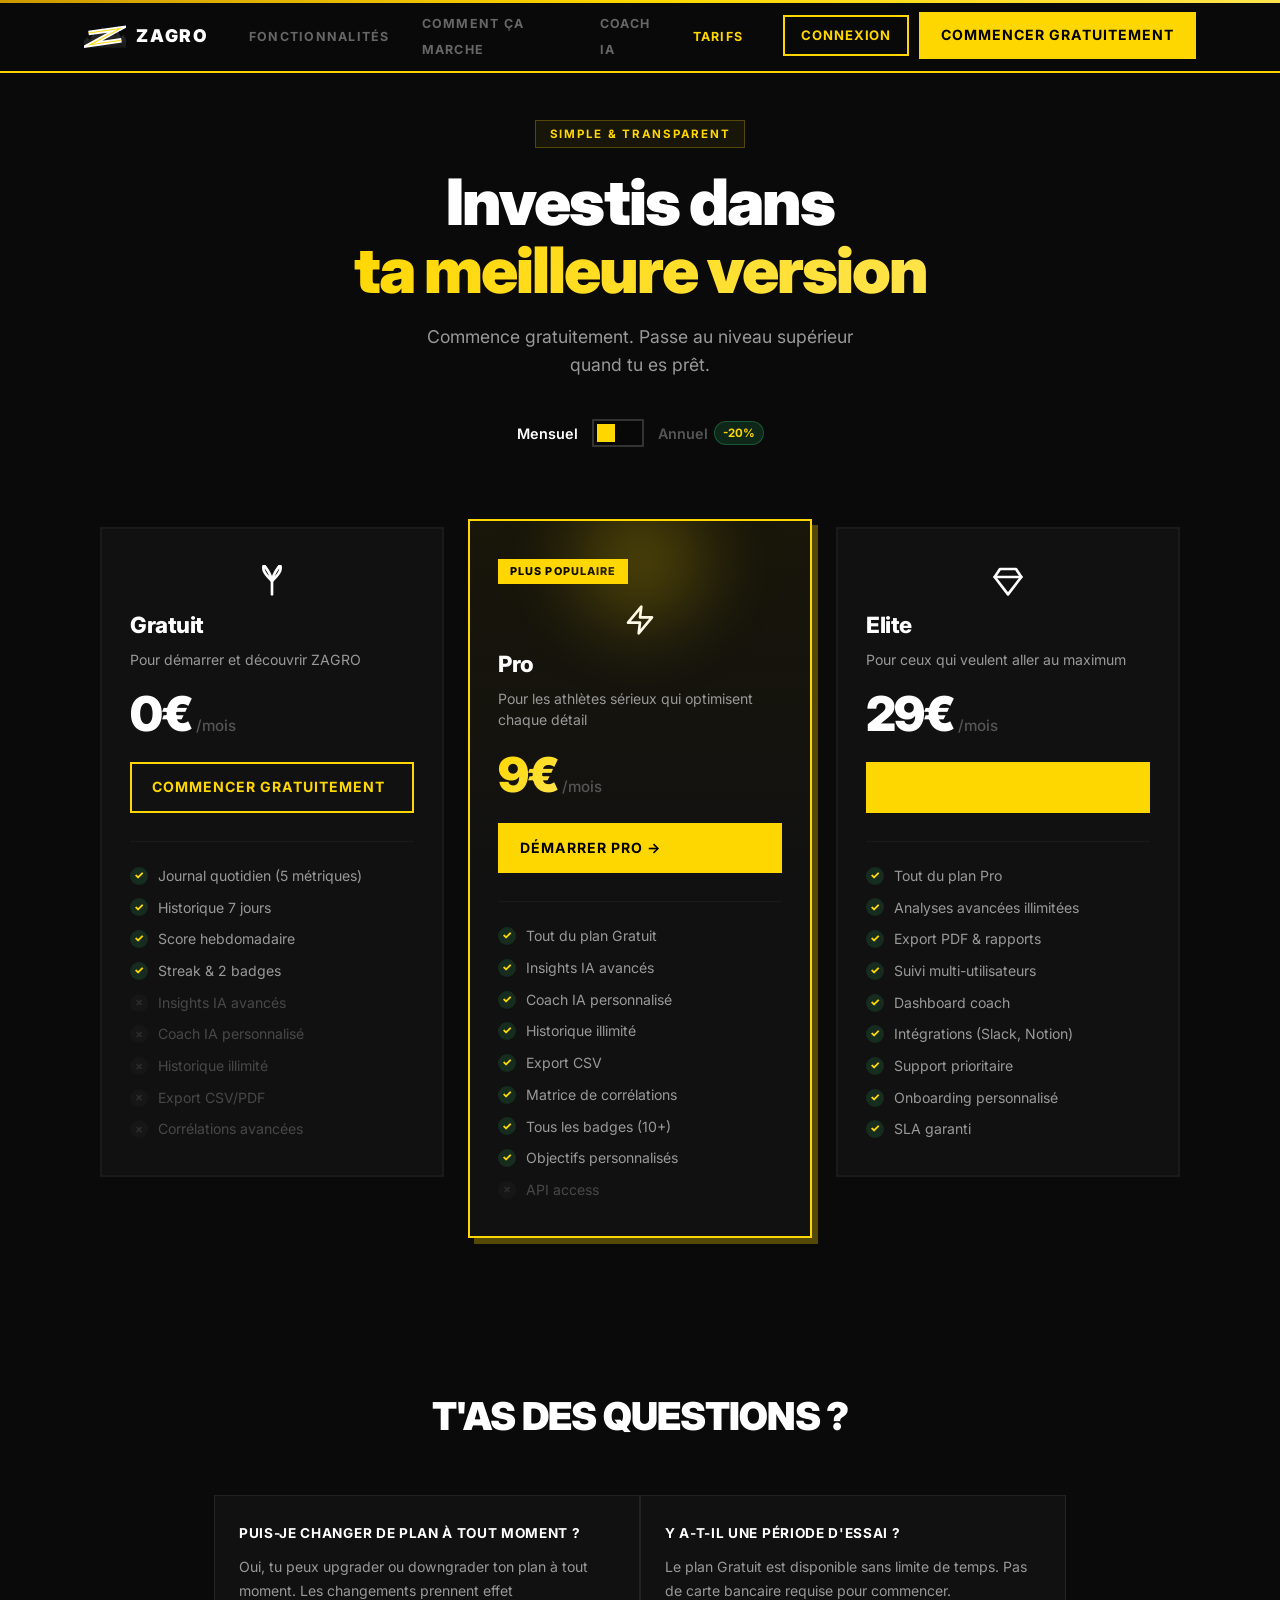
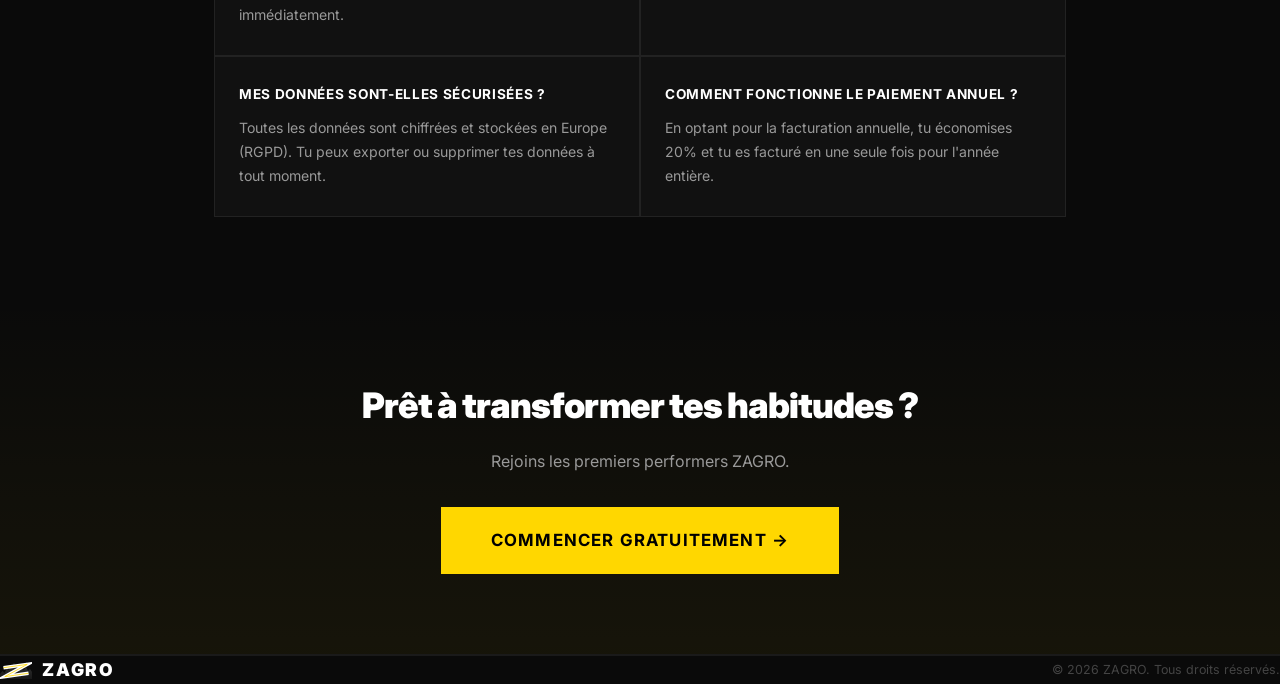
<file: templates/pricing.html>
<!DOCTYPE html>
<html lang="fr">
<head>
  <meta charset="UTF-8" />
  <meta name="viewport" content="width=device-width, initial-scale=1.0" />
  <title>ZAGRO — Tarifs</title>
  <link rel="icon" type="image/svg+xml" href="/static/img/logo.svg" />
  <link rel="stylesheet" href="/static/css/style.css" />
  <link rel="stylesheet" href="/static/css/pricing.css" />
  <link rel="preconnect" href="https://fonts.googleapis.com" />
  <link href="https://fonts.googleapis.com/css2?family=Inter:wght@300;400;500;600;700;800;900&display=swap" rel="stylesheet" />
</head>
<body class="landing">

  <!-- ── NAV ── -->
  <nav class="nav">
    <div class="nav__inner">
      <a href="/" class="nav__logo">
        <svg class="logo-svg" xmlns="http://www.w3.org/2000/svg" viewBox="0 0 64 36" width="42" height="24">
          <defs><linearGradient id="mt-price" x1="0%" y1="0%" x2="0%" y2="100%"><stop offset="0%" stop-color="#333333"/><stop offset="100%" stop-color="#181818"/></linearGradient></defs>
          <path d="M0,36 L0,26 L5,20 L9,24 L14,14 L17,18 L21,8 L24,12 L28,4 L32,12 L36,6 L40,14 L43,10 L47,18 L52,12 L56,20 L60,16 L64,22 L64,36 Z" fill="url(#mt-price)"/>
          <g transform="rotate(-8, 32, 19)"><path d="M8,10 L56,10 L8,28 L56,28" stroke="#FFFFFF" stroke-width="7" stroke-linecap="butt" stroke-linejoin="miter" stroke-miterlimit="20" fill="none"/><path d="M8,10 L56,10 L8,28 L56,28" stroke="#FFD700" stroke-width="1.5" stroke-linecap="butt" stroke-linejoin="miter" stroke-miterlimit="20" fill="none"/></g>
        </svg>
        <span>ZAGRO</span>
      </a>
      <ul class="nav__links">
        <li><a href="/#features">Fonctionnalités</a></li>
        <li><a href="/#how">Comment ça marche</a></li>
        <li><a href="/#coach">Coach IA</a></li>
        <li><a href="/pricing" style="color: var(--orange-2);">Tarifs</a></li>
      </ul>
      <div class="nav__actions">
        <a href="/auth" class="btn btn--ghost nav__login">Connexion</a>
        <a href="/auth" class="btn btn--primary nav__cta">Commencer gratuitement</a>
      </div>
      <button class="nav__hamburger" id="nav-hamburger" aria-label="Menu" aria-expanded="false">
        <span></span><span></span><span></span>
      </button>
    </div>
  </nav>

  <!-- Mobile nav menu -->
  <div class="nav__mobile" id="nav-mobile" role="navigation">
    <a href="/#features" class="nav__mobile-link">Fonctionnalités</a>
    <a href="/#how" class="nav__mobile-link">Comment ça marche</a>
    <a href="/#coach" class="nav__mobile-link">Coach IA</a>
    <a href="/pricing" class="nav__mobile-link" style="color:#FFD700;">Tarifs</a>
    <div class="nav__mobile-actions">
      <a href="/auth" class="btn btn--ghost btn--sm">Connexion</a>
      <a href="/auth" class="btn btn--primary btn--sm">Commencer gratuitement</a>
    </div>
  </div>

  <!-- ── HERO ── -->
  <section class="pricing-hero">
    <div class="pricing-hero__bg">
      <div class="orb orb--1" style="top:-120px; left:10%; opacity:0.25;"></div>
      <div class="orb orb--2" style="bottom:-80px; right:10%; opacity:0.2;"></div>
    </div>
    <div class="pricing-hero__content">
      <div class="pricing-badge">Simple &amp; transparent</div>
      <h1 class="pricing-hero__title">Investis dans<br /><span class="gradient-text">ta meilleure version</span></h1>
      <p class="pricing-hero__sub">Commence gratuitement. Passe au niveau supérieur quand tu es prêt.</p>

      <!-- Billing toggle -->
      <div class="billing-toggle">
        <span class="billing-toggle__label" id="label-monthly">Mensuel</span>
        <button class="billing-switch" id="billing-switch" onclick="toggleBilling()" aria-label="Toggle billing period">
          <div class="billing-switch__knob" id="billing-knob"></div>
        </button>
        <span class="billing-toggle__label" id="label-annual">
          Annuel
          <span class="billing-badge">-20%</span>
        </span>
      </div>
    </div>
  </section>

  <!-- ── PRICING CARDS ── -->
  <section class="pricing-cards">
    <div class="pricing-grid">

      <!-- Free -->
      <div class="plan-card">
        <div class="plan-card__header">
          <div class="plan-icon"><svg width="32" height="32" viewBox="0 0 24 24" fill="none" stroke="currentColor" stroke-width="2" stroke-linecap="round" stroke-linejoin="round"><path d="M12 22V12"/><path d="M12 12C8 8 4 4 6 0c2 3 5 6 6 12z"/><path d="M12 12c4-4 8-8 6-12-2 3-5 6-6 12z"/></svg></div>
          <div class="plan-name">Gratuit</div>
          <div class="plan-desc">Pour démarrer et découvrir ZAGRO</div>
        </div>
        <div class="plan-price">
          <span class="plan-price__amount" data-monthly="0" data-annual="0">0€</span>
          <span class="plan-price__period">/mois</span>
        </div>
        <a href="/auth" class="btn btn--ghost plan-btn">Commencer gratuitement</a>
        <ul class="plan-features">
          <li class="plan-feature plan-feature--yes">Journal quotidien (5 métriques)</li>
          <li class="plan-feature plan-feature--yes">Historique 7 jours</li>
          <li class="plan-feature plan-feature--yes">Score hebdomadaire</li>
          <li class="plan-feature plan-feature--yes">Streak &amp; 2 badges</li>
          <li class="plan-feature plan-feature--no">Insights IA avancés</li>
          <li class="plan-feature plan-feature--no">Coach IA personnalisé</li>
          <li class="plan-feature plan-feature--no">Historique illimité</li>
          <li class="plan-feature plan-feature--no">Export CSV/PDF</li>
          <li class="plan-feature plan-feature--no">Corrélations avancées</li>
        </ul>
      </div>

      <!-- Pro (highlighted) -->
      <div class="plan-card plan-card--featured">
        <div class="plan-card__glow"></div>
        <div class="plan-popular">Plus populaire</div>
        <div class="plan-card__header">
          <div class="plan-icon"><svg width="32" height="32" viewBox="0 0 24 24" fill="none" stroke="currentColor" stroke-width="2" stroke-linecap="round" stroke-linejoin="round"><polygon points="13 2 3 14 12 14 11 22 21 10 12 10 13 2"/></svg></div>
          <div class="plan-name">Pro</div>
          <div class="plan-desc">Pour les athlètes sérieux qui optimisent chaque détail</div>
        </div>
        <div class="plan-price">
          <span class="plan-price__amount" data-monthly="9" data-annual="7">9€</span>
          <span class="plan-price__period">/mois</span>
        </div>
        <a href="/auth" class="btn btn--primary plan-btn">Démarrer Pro →</a>
        <ul class="plan-features">
          <li class="plan-feature plan-feature--yes">Tout du plan Gratuit</li>
          <li class="plan-feature plan-feature--yes">Insights IA avancés</li>
          <li class="plan-feature plan-feature--yes">Coach IA personnalisé</li>
          <li class="plan-feature plan-feature--yes">Historique illimité</li>
          <li class="plan-feature plan-feature--yes">Export CSV</li>
          <li class="plan-feature plan-feature--yes">Matrice de corrélations</li>
          <li class="plan-feature plan-feature--yes">Tous les badges (10+)</li>
          <li class="plan-feature plan-feature--yes">Objectifs personnalisés</li>
          <li class="plan-feature plan-feature--no">API access</li>
        </ul>
      </div>

      <!-- Elite -->
      <div class="plan-card">
        <div class="plan-card__header">
          <div class="plan-icon"><svg width="32" height="32" viewBox="0 0 24 24" fill="none" stroke="currentColor" stroke-width="2" stroke-linecap="round" stroke-linejoin="round"><path d="M6 3h12l4 6-10 13L2 9z"/><line x1="2" y1="9" x2="22" y2="9"/></svg></div>
          <div class="plan-name">Elite</div>
          <div class="plan-desc">Pour ceux qui veulent aller au maximum</div>
        </div>
        <div class="plan-price">
          <span class="plan-price__amount" data-monthly="29" data-annual="23">29€</span>
          <span class="plan-price__period">/mois</span>
        </div>
        <a href="/auth" class="btn btn--primary plan-btn plan-btn--elite">REJOINDRE L'ÉLITE →</a>
        <ul class="plan-features">
          <li class="plan-feature plan-feature--yes">Tout du plan Pro</li>
          <li class="plan-feature plan-feature--yes">Analyses avancées illimitées</li>
          <li class="plan-feature plan-feature--yes">Export PDF &amp; rapports</li>
          <li class="plan-feature plan-feature--yes">Suivi multi-utilisateurs</li>
          <li class="plan-feature plan-feature--yes">Dashboard coach</li>
          <li class="plan-feature plan-feature--yes">Intégrations (Slack, Notion)</li>
          <li class="plan-feature plan-feature--yes">Support prioritaire</li>
          <li class="plan-feature plan-feature--yes">Onboarding personnalisé</li>
          <li class="plan-feature plan-feature--yes">SLA garanti</li>
        </ul>
      </div>

    </div>
  </section>

  <!-- ── FAQ ── -->
  <section class="pricing-faq">
    <h2 class="pricing-faq__title">T'AS DES QUESTIONS ?</h2>
    <div class="faq-grid">
      <div class="faq-item">
        <h3>Puis-je changer de plan à tout moment ?</h3>
        <p>Oui, tu peux upgrader ou downgrader ton plan à tout moment. Les changements prennent effet immédiatement.</p>
      </div>
      <div class="faq-item">
        <h3>Y a-t-il une période d'essai ?</h3>
        <p>Le plan Gratuit est disponible sans limite de temps. Pas de carte bancaire requise pour commencer.</p>
      </div>
      <div class="faq-item">
        <h3>Mes données sont-elles sécurisées ?</h3>
        <p>Toutes les données sont chiffrées et stockées en Europe (RGPD). Tu peux exporter ou supprimer tes données à tout moment.</p>
      </div>
      <div class="faq-item">
        <h3>Comment fonctionne le paiement annuel ?</h3>
        <p>En optant pour la facturation annuelle, tu économises 20% et tu es facturé en une seule fois pour l'année entière.</p>
      </div>
    </div>
  </section>

  <!-- ── CTA ── -->
  <section class="pricing-cta">
    <div class="orb orb--1" style="top:-60px; left:20%; opacity:0.15; width:300px; height:300px;"></div>
    <div class="pricing-cta__content">
      <h2>Prêt à transformer tes habitudes ?</h2>
      <p>Rejoins les premiers performers ZAGRO.</p>
      <a href="/auth" class="btn btn--primary btn--xl">Commencer gratuitement →</a>
    </div>
  </section>

  <!-- ── FOOTER ── -->
  <footer class="footer">
    <div class="footer__inner">
      <a href="/" class="nav__logo footer__logo">
        <svg class="logo-svg" xmlns="http://www.w3.org/2000/svg" viewBox="0 0 64 36" width="32" height="18">
          <defs><linearGradient id="mt-pricing-footer" x1="0%" y1="0%" x2="0%" y2="100%"><stop offset="0%" stop-color="#333333"/><stop offset="100%" stop-color="#181818"/></linearGradient></defs>
          <path d="M0,36 L0,26 L5,20 L9,24 L14,14 L17,18 L21,8 L24,12 L28,4 L32,12 L36,6 L40,14 L43,10 L47,18 L52,12 L56,20 L60,16 L64,22 L64,36 Z" fill="url(#mt-pricing-footer)"/>
          <g transform="rotate(-8, 32, 19)"><path d="M8,10 L56,10 L8,28 L56,28" stroke="#FFFFFF" stroke-width="7" stroke-linecap="butt" stroke-linejoin="miter" stroke-miterlimit="20" fill="none"/><path d="M8,10 L56,10 L8,28 L56,28" stroke="#FFD700" stroke-width="1.5" stroke-linecap="butt" stroke-linejoin="miter" stroke-miterlimit="20" fill="none"/></g>
        </svg>
        <span>ZAGRO</span>
      </a>
      <p class="footer__copy">© 2026 ZAGRO. Tous droits réservés.</p>
    </div>
  </footer>

  <script>
  // ── Hamburger nav ──────────────────────────────────────────────
  (function() {
    const btn  = document.getElementById('nav-hamburger');
    const menu = document.getElementById('nav-mobile');
    if (!btn || !menu) return;
    function toggleMenu(open) {
      btn.classList.toggle('open', open);
      btn.setAttribute('aria-expanded', open);
      if (open) {
        menu.style.display = 'flex';
        requestAnimationFrame(() => menu.classList.add('open'));
      } else {
        menu.classList.remove('open');
        setTimeout(() => { if (!menu.classList.contains('open')) menu.style.display = ''; }, 260);
      }
    }
    btn.addEventListener('click', () => toggleMenu(!btn.classList.contains('open')));
    menu.querySelectorAll('a').forEach(a => a.addEventListener('click', () => toggleMenu(false)));
    document.addEventListener('click', (e) => {
      if (!btn.contains(e.target) && !menu.contains(e.target)) toggleMenu(false);
    });
  })();

    let isAnnual = false;

    function toggleBilling() {
      isAnnual = !isAnnual;
      const knob = document.getElementById('billing-knob');
      const labelM = document.getElementById('label-monthly');
      const labelA = document.getElementById('label-annual');
      const sw = document.getElementById('billing-switch');

      if (isAnnual) {
        knob.style.transform = 'translateX(24px)';
        sw.style.background = 'linear-gradient(135deg, var(--orange-2), var(--teal-2))';
        labelA.style.color = 'var(--text-1)';
        labelM.style.color = 'var(--text-3)';
      } else {
        knob.style.transform = 'translateX(0)';
        sw.style.background = 'var(--bg-3)';
        labelA.style.color = 'var(--text-3)';
        labelM.style.color = 'var(--text-1)';
      }

      document.querySelectorAll('.plan-price__amount').forEach(el => {
        const val = isAnnual ? el.dataset.annual : el.dataset.monthly;
        el.textContent = val === '0' ? '0€' : val + '€';
      });
    }
  </script>
</body>
</html>
</file>
<file: static/css/style.css>
/* ═══════════════════════════════════════════════════════════════
   ZAGRO — Main Stylesheet
   Under Armour · Brutal · Bold · Performance
═══════════════════════════════════════════════════════════════ */

*, *::before, *::after { box-sizing: border-box; margin: 0; padding: 0; }

/* ── Variables (:root) ────────────────────────────────────────── */
:root {
  --bg:        #0A0A0A;
  --bg-2:      #0F0F0F;
  --bg-3:      #080808;
  --bg-card:   #111111;
  --bg-card-2: #141414;

  --yellow-1:  #CC9900;
  --yellow-2:  #FFD700;
  --yellow-3:  #FFE44D;
  --yellow-4:  #FFF0A0;

  /* Backward compat — all blue/orange/cyan/teal refs auto-map to yellow */
  --blue-1:    var(--yellow-1);
  --blue-2:    var(--yellow-2);
  --blue-3:    var(--yellow-3);
  --blue-4:    var(--yellow-4);
  --blue-5:    var(--yellow-4);
  --orange-1:  var(--yellow-1);
  --orange-2:  var(--yellow-2);
  --orange-3:  var(--yellow-3);
  --orange-4:  var(--yellow-4);
  --cyan-1:    var(--yellow-1);
  --cyan-2:    var(--yellow-2);
  --cyan-3:    var(--yellow-3);
  --teal-1:    var(--yellow-1);
  --teal-2:    var(--yellow-2);
  --teal-3:    var(--yellow-3);
  --green-1:   var(--yellow-1);
  --green-2:   var(--yellow-2);
  --green-3:   var(--yellow-3);

  /* Purple (unused in brutal) */
  --purple-1:  #1A0A0A;
  --purple-2:  #2A0A0A;
  --purple-3:  #4A1A1A;
  --purple-4:  #CC3300;

  --text-1:    #FFFFFF;
  --text-2:    #999999;
  --text-3:    #555555;

  --border:    #222222;
  --border-2:  #1A1A1A;

  --green:     #FFD700;
  --red:       #FF3333;
  --yellow:    #FFD700;

  /* Brutal — zero radius */
  --radius:    0px;
  --radius-lg: 0px;
  --radius-xl: 0px;

  --shadow-card: 0 0 0 1px #1A1A1A, 0 4px 16px rgba(0,0,0,0.9);
  --shadow-hard: 4px 4px 0px #FFD700;
  --shadow-glow: 4px 4px 0px rgba(255,215,0,0.4);

  --font: 'Inter', system-ui, -apple-system, sans-serif;
}


/* ── Reset + Base ─────────────────────────────────────────────── */
html { scroll-behavior: smooth; overflow-x: hidden; }

body {
  font-family: var(--font);
  background: var(--bg);
  color: var(--text-1);
  line-height: 1.6;
  -webkit-font-smoothing: antialiased;
  transition: background 0.3s, color 0.3s;
  overflow-x: hidden;
}

a { text-decoration: none; color: inherit; }
ul { list-style: none; }

/* ── Container ────────────────────────────────────────────────── */
.container { max-width: 1160px; margin: 0 auto; padding: 0 24px; }

.gradient-text {
  background: linear-gradient(135deg, #FFD700 0%, #FFE44D 100%);
  -webkit-background-clip: text;
  -webkit-text-fill-color: transparent;
  background-clip: text;
}

.accent-text { color: #FFD700; }

/* ── Buttons ─────────────────────────────────────────────────── */
.btn {
  display: inline-flex;
  align-items: center;
  gap: 8px;
  padding: 10px 20px;
  border-radius: 0;
  font-size: 0.88rem;
  font-weight: 700;
  font-family: var(--font);
  cursor: pointer;
  border: 2px solid #FFD700;
  transition: all 0.15s ease;
  white-space: nowrap;
  position: relative;
  overflow: hidden;
  text-transform: uppercase;
  letter-spacing: 0.07em;
}

.btn--primary {
  background: #FFD700;
  color: #000000;
}

.btn--primary:hover {
  background: transparent;
  color: #FFD700;
  transform: translate(-3px, -3px);
  box-shadow: 3px 3px 0 #FFD700;
}

.btn--ghost {
  background: transparent;
  color: #FFD700;
  border: 2px solid #FFD700;
}

.btn--ghost:hover {
  background: #FFD700;
  color: #000000;
  border-color: #FFD700;
  transform: translate(-2px, -2px);
  box-shadow: 2px 2px 0 #FFD700;
}

.btn--sm  { padding: 8px 16px; font-size: 0.78rem; }
.btn--lg  { padding: 14px 32px; font-size: 0.95rem; }
.btn--xl  { padding: 18px 48px; font-size: 1.05rem; }

/* ── Scroll Progress Bar ─────────────────────────────────────── */
.scroll-progress {
  position: fixed;
  top: 0; left: 0;
  height: 3px;
  background: #FFD700;
  width: 0%;
  z-index: 300;
  transition: width 0.08s linear;
  pointer-events: none;
}

/* ── Top performance bar (non-cinematic landing) ─────────────── */
body.landing::before {
  content: '';
  position: fixed;
  top: 0; left: 0; right: 0;
  height: 3px;
  background: linear-gradient(90deg, #CC9900, #FFD700, #FFE44D, #FFD700, #CC9900);
  background-size: 200% 100%;
  animation: bar-slide 3s linear infinite;
  z-index: 200;
  pointer-events: none;
}

@keyframes bar-slide {
  0%   { background-position: 0% 0%; }
  100% { background-position: 200% 0%; }
}

/* ── Nav ─────────────────────────────────────────────────────── */
.nav {
  position: fixed;
  top: 0; left: 0; right: 0;
  z-index: 100;
  padding: 10px 0;
  border-bottom: 2px solid #FFD700;
  background: rgba(10, 10, 10, 0.97);
  backdrop-filter: blur(20px);
  -webkit-backdrop-filter: blur(20px);
}

.nav__inner {
  max-width: 1160px;
  margin: 0 auto;
  padding: 0 24px;
  display: flex;
  align-items: center;
  gap: 40px;
}

.nav__logo {
  display: flex;
  align-items: center;
  gap: 10px;
  font-size: 1.1rem;
  font-weight: 900;
  letter-spacing: 0.1em;
  color: #FFFFFF;
  text-transform: uppercase;
}

.logo-icon { color: #FFD700; }
.logo-svg  { display: block; flex-shrink: 0; }

.nav__links {
  display: flex;
  align-items: center;
  gap: 32px;
  flex: 1;
}

.nav__links a {
  color: #666666;
  font-size: 0.78rem;
  font-weight: 700;
  letter-spacing: 0.1em;
  text-transform: uppercase;
  transition: color 0.15s;
  position: relative;
}

.nav__links a::after {
  content: '';
  position: absolute;
  bottom: -4px; left: 0;
  width: 0; height: 2px;
  background: #FFD700;
  transition: width 0.2s ease;
}

.nav__links a:hover { color: #FFFFFF; }
.nav__links a:hover::after { width: 100%; }

.nav__actions {
  display: flex;
  align-items: center;
  gap: 10px;
  margin-left: auto;
}

.nav__login { font-size: 0.82rem; padding: 8px 16px; }

/* ── Theme Toggle ─────────────────────────────────────────────── */
.theme-toggle {
  width: 36px; height: 36px;
  border-radius: 0;
  background: #111111;
  border: 2px solid #222222;
  cursor: pointer;
  font-size: 0.95rem;
  display: flex;
  align-items: center;
  justify-content: center;
  transition: border-color 0.15s;
  flex-shrink: 0;
}
.theme-toggle:hover { border-color: #FFD700; }

/* ══════════════════════════════════════════════════════════════
   CINEMATIC LAYOUT
══════════════════════════════════════════════════════════════ */

body.cinematic { overflow: hidden; }

/* Disable animated top bar on cinematic landing (replaced by scroll progress) */
body.landing.cinematic::before { display: none; }

.scroll-container {
  position: fixed;
  top: 0; left: 0;
  display: flex;
  width: 100vw; height: 100vh;
  overflow-x: scroll;
  overflow-y: hidden;
  scroll-snap-type: x mandatory;
  scrollbar-width: none;
  -ms-overflow-style: none;
}
.scroll-container::-webkit-scrollbar { display: none; }

.scene {
  flex-shrink: 0;
  width: 100vw; height: 100vh;
  scroll-snap-align: start;
  position: relative;
  overflow: hidden;
  display: flex;
  align-items: center;
  justify-content: center;
  padding-top: 52px;
  box-sizing: border-box;
}

/* ── Scene Dots ───────────────────────────────────────────────── */
.scene-dots {
  position: fixed;
  right: 24px;
  top: 50%;
  transform: translateY(-50%);
  display: flex;
  flex-direction: column;
  gap: 12px;
  z-index: 200;
}

.scene-dot {
  width: 10px; height: 10px;
  border-radius: 50%;
  border: 2px solid rgba(255,215,0,0.35);
  background: transparent;
  cursor: pointer;
  transition: background 0.2s, border-color 0.2s, box-shadow 0.2s;
  padding: 0;
}

.scene-dot.active {
  background: #FFD700;
  border-color: #FFD700;
  box-shadow: 0 0 10px rgba(255,215,0,0.4);
}

.scene-dot:hover { border-color: #FFD700; }

/* ══════════════════════════════════════════════════════════════
   SCENE 1 — HERO
══════════════════════════════════════════════════════════════ */

.scene--hero { background: #0A0A0A; }

#particles-canvas {
  position: absolute;
  inset: 0;
  width: 100%; height: 100%;
  pointer-events: none;
  z-index: 0;
}

.hero-cin {
  position: relative;
  z-index: 1;
  text-align: center;
  padding: 0 24px;
  max-width: 900px;
}

.hero-cin__brand {
  font-size: clamp(5rem, 14vw, 11rem);
  font-weight: 900;
  line-height: 1;
  letter-spacing: -0.04em;
  color: #FFFFFF;
  text-transform: uppercase;
  animation: brand-in 0.9s 0.1s cubic-bezier(0.16,1,0.3,1) both;
}

@keyframes brand-in {
  from { opacity: 0; transform: translateY(50px) scale(0.92); }
  to   { opacity: 1; transform: translateY(0) scale(1); }
}

.hero-cin__h1 {
  display: flex;
  flex-direction: column;
  gap: 4px;
  font-size: clamp(1.8rem, 4.5vw, 3.8rem);
  font-weight: 900;
  line-height: 1.05;
  letter-spacing: -0.02em;
  text-transform: uppercase;
  margin: 16px 0 20px;
}

.hero-line-1 {
  display: block;
  color: #FFFFFF;
  animation: from-left 0.7s 0.75s cubic-bezier(0.16,1,0.3,1) both;
}

.hero-line-2 {
  display: block;
  color: #FFD700;
  animation: from-right 0.7s 1.0s cubic-bezier(0.16,1,0.3,1) both;
}

@keyframes from-left {
  from { opacity: 0; transform: translateX(-60px); }
  to   { opacity: 1; transform: translateX(0); }
}

@keyframes from-right {
  from { opacity: 0; transform: translateX(60px); }
  to   { opacity: 1; transform: translateX(0); }
}

.hero-cin__sub {
  font-size: clamp(0.85rem, 1.5vw, 1rem);
  color: #777;
  line-height: 1.7;
  max-width: 560px;
  margin: 0 auto 32px;
  animation: fade-in-up 0.7s 1.3s ease both;
}

.hero-cin__actions {
  display: flex;
  align-items: center;
  justify-content: center;
  gap: 24px;
  flex-wrap: wrap;
  animation: fade-in-up 0.7s 1.5s ease both;
}

@keyframes fade-in-up {
  from { opacity: 0; transform: translateY(20px); }
  to   { opacity: 1; transform: translateY(0); }
}

.scroll-hint {
  display: flex;
  align-items: center;
  gap: 8px;
  color: #555;
  font-size: 0.72rem;
  font-weight: 700;
  text-transform: uppercase;
  letter-spacing: 0.15em;
}

.scroll-hint__arrow {
  display: inline-block;
  animation: hint-bounce 1.8s ease-in-out infinite;
}

@keyframes hint-bounce {
  0%, 100% { transform: translateX(0); opacity: 0.5; }
  50%       { transform: translateX(8px); opacity: 1; }
}

/* ══════════════════════════════════════════════════════════════
   SCENE 2 — FEATURES
══════════════════════════════════════════════════════════════ */

.scene--features { background: #0F0F0F; }

.scene__inner {
  width: 100%;
  max-width: 1160px;
  padding: 0 40px;
  display: flex;
  flex-direction: column;
  align-items: center;
}

.scene__tag {
  display: inline-block;
  padding: 3px 12px;
  border: 1px solid #FFD700;
  border-radius: 0;
  font-size: 0.62rem;
  font-weight: 800;
  color: #FFD700;
  text-transform: uppercase;
  letter-spacing: 0.18em;
  margin-bottom: 12px;
}

.scene__title {
  font-size: clamp(1.6rem, 3.5vw, 2.8rem);
  font-weight: 900;
  text-transform: uppercase;
  letter-spacing: -0.02em;
  color: #FFFFFF;
  text-align: center;
  margin-bottom: 48px;
  line-height: 1.05;
}

.feat-grid {
  display: grid;
  grid-template-columns: repeat(3, 1fr);
  gap: 20px;
  width: 100%;
}

.feat-card {
  background: #111111;
  border: 1px solid #1A1A1A;
  border-left: 4px solid #FFD700;
  border-radius: 0;
  padding: 28px 24px;
  position: relative;
  transition: border-color 0.2s, box-shadow 0.2s, transform 0.2s;
}

.feat-card:hover {
  border-color: #FFD700;
  box-shadow: 4px 4px 0 #FFD700;
  transform: translate(-3px, -3px) !important;
}

.scene--features.active .feat-card { opacity: 1; transform: translateY(0); }
.scene--features.active .feat-card:nth-child(1) { transition-delay: 0.1s; }
.scene--features.active .feat-card:nth-child(2) { transition-delay: 0.25s; }
.scene--features.active .feat-card:nth-child(3) { transition-delay: 0.4s; }

.feat-card__num {
  position: absolute;
  top: 16px; right: 16px;
  font-size: 0.62rem;
  font-weight: 900;
  color: rgba(255,215,0,0.25);
  letter-spacing: 0.1em;
}

.feat-card__icon { font-size: 2rem; margin-bottom: 14px; display: flex; align-items: center; }

.feat-card h3 {
  font-size: 0.85rem;
  font-weight: 900;
  text-transform: uppercase;
  letter-spacing: 0.07em;
  color: #FFFFFF;
  margin-bottom: 10px;
}

.feat-card p { font-size: 0.85rem; color: #777; line-height: 1.7; }

/* ══════════════════════════════════════════════════════════════
   SCENE 3 — HOW IT WORKS
══════════════════════════════════════════════════════════════ */

.scene--how { background: #0A0A0A; }

.how-cin {
  display: flex;
  align-items: flex-start;
  gap: 0;
  width: 100%;
  max-width: 860px;
}

.how-cin__step {
  flex: 1;
  text-align: center;
  padding: 0 20px;
  opacity: 0;
  transform: translateY(32px);
  transition: opacity 0.5s ease, transform 0.5s ease;
}

.scene--how.active .how-cin__step--1 { opacity: 1; transform: none; transition-delay: 0.1s; }
.scene--how.active .how-cin__step--2 { opacity: 1; transform: none; transition-delay: 0.3s; }
.scene--how.active .how-cin__step--3 { opacity: 1; transform: none; transition-delay: 0.5s; }

.how-cin__num {
  width: 56px; height: 56px;
  border: 2px solid #FFD700;
  background: #111111;
  display: inline-flex;
  align-items: center;
  justify-content: center;
  font-size: 0.95rem;
  font-weight: 900;
  color: #FFD700;
  letter-spacing: 0.05em;
  box-shadow: 3px 3px 0 #FFD700;
  margin-bottom: 20px;
}

.how-cin__content h3 {
  font-size: 0.85rem;
  font-weight: 900;
  text-transform: uppercase;
  letter-spacing: 0.06em;
  color: #FFFFFF;
  margin-bottom: 10px;
}

.how-cin__content p { font-size: 0.85rem; color: #777; line-height: 1.7; }

.how-cin__connector {
  width: 60px; height: 2px;
  background: #FFD700;
  flex-shrink: 0;
  margin-top: 28px;
  opacity: 0.4;
  transition: opacity 0.5s ease;
}

.scene--how.active .how-cin__connector { opacity: 0.7; }

/* ══════════════════════════════════════════════════════════════
   SCENE 4 — COACH IA
══════════════════════════════════════════════════════════════ */

.scene--coach { background: #0A0A0A; }

.scene--coach::before {
  content: '';
  position: absolute;
  top: 50%; left: 50%;
  transform: translate(-50%, -50%);
  width: 700px; height: 500px;
  background: radial-gradient(ellipse, rgba(255,215,0,0.04) 0%, transparent 70%);
  pointer-events: none;
}

.coach-split {
  display: grid;
  grid-template-columns: 1fr 1fr;
  gap: 60px;
  width: 100%;
  max-width: 1080px;
  padding: 0 40px;
  align-items: center;
}

.coach-split__left p { font-size: 0.92rem; color: #777; line-height: 1.75; margin-top: 16px; }

.coach-mock {
  background: #111111;
  border: 2px solid #222222;
  border-radius: 0;
  padding: 24px;
  transition: border-color 0.2s, box-shadow 0.2s;
}

.coach-mock:hover {
  border-color: #FFD700;
  box-shadow: 4px 4px 0 rgba(255,215,0,0.25);
}

.scene--coach.active .coach-mock { opacity: 1; transform: translateX(0); }

.coach-mock__header {
  display: flex;
  align-items: center;
  gap: 12px;
  margin-bottom: 20px;
  padding-bottom: 16px;
  border-bottom: 1px solid #1A1A1A;
}

.coach-mock__av {
  width: 40px; height: 40px;
  background: #FFD700;
  display: flex;
  align-items: center;
  justify-content: center;
  font-size: 1.2rem;
  flex-shrink: 0;
}

.coach-mock__name {
  font-weight: 900;
  font-size: 0.78rem;
  text-transform: uppercase;
  letter-spacing: 0.08em;
  color: #FFFFFF;
}

.coach-mock__date { font-size: 0.65rem; color: #555; margin-top: 2px; }

.coach-mock__score { margin-left: auto; }

.coach-mock__score-num {
  font-size: 1.8rem;
  font-weight: 900;
  color: #FFD700;
  letter-spacing: -1px;
  line-height: 1;
}

.coach-mock__score-lbl { font-size: 0.72rem; color: #555; font-weight: 700; }

.coach-mock__body { display: flex; flex-direction: column; gap: 10px; }

.coach-msg {
  padding: 10px 14px;
  background: #141414;
  border-left: 2px solid #222222;
  border-radius: 0;
  font-size: 0.82rem;
  color: #999;
  line-height: 1.5;
  transition: border-color 0.2s, color 0.2s;
}

.coach-msg:hover { border-left-color: #FFD700; color: #FFFFFF; }

.scene--coach.active .coach-msg--1 { animation: msg-in 0.4s 0.5s ease both; }
.scene--coach.active .coach-msg--2 { animation: msg-in 0.4s 0.8s ease both; }
.scene--coach.active .coach-msg--3 { animation: msg-in 0.4s 1.1s ease both; }
.scene--coach.active .coach-msg--4 { animation: msg-in 0.4s 1.4s ease both; }

@keyframes msg-in {
  from { opacity: 0; transform: translateX(-16px); }
  to   { opacity: 1; transform: translateX(0); }
}

/* ══════════════════════════════════════════════════════════════
   SCENE 5 — CTA
══════════════════════════════════════════════════════════════ */

.scene--cta { background: #0A0A0A; }

.scene--cta::before {
  content: '';
  position: absolute;
  top: 50%; left: 50%;
  transform: translate(-50%, -50%);
  width: 800px; height: 600px;
  background: radial-gradient(ellipse, rgba(255,215,0,0.05) 0%, transparent 70%);
  pointer-events: none;
}

.cta-cin {
  text-align: center;
  padding: 0 24px;
  position: relative;
  z-index: 1;
  opacity: 0;
  transform: translateY(30px);
  transition: opacity 0.6s ease 0.1s, transform 0.6s ease 0.1s;
}

.scene--cta.active .cta-cin { opacity: 1; transform: none; }

.cta-cin__title {
  font-size: clamp(3rem, 8vw, 7rem);
  font-weight: 900;
  text-transform: uppercase;
  letter-spacing: -0.03em;
  line-height: 0.95;
  color: #FFFFFF;
  margin-bottom: 20px;
  margin-top: 12px;
}

.cta-cin__sub {
  font-size: 0.95rem;
  color: #666;
  line-height: 1.7;
  margin-bottom: 36px;
}

.cta-cin__btn {
  font-size: 1.05rem;
  padding: 18px 48px;
  box-shadow: 6px 6px 0 rgba(255,215,0,0.3);
}

.cta-cin__btn:hover { box-shadow: none; transform: translate(-6px, -6px); }

.cta-cin__stats {
  display: flex;
  align-items: center;
  justify-content: center;
  gap: 32px;
  margin-top: 48px;
  padding-top: 24px;
  border-top: 1px solid #1A1A1A;
}

.cta-stat { text-align: center; }

.cta-stat__num {
  display: block;
  font-size: 2.5rem;
  font-weight: 900;
  color: #FFD700;
  letter-spacing: -2px;
  line-height: 1;
}

.cta-stat__lbl {
  display: block;
  font-size: 0.62rem;
  color: #555;
  font-weight: 700;
  text-transform: uppercase;
  letter-spacing: 0.1em;
  margin-top: 6px;
}

.cta-stat__div { width: 1px; height: 48px; background: #1A1A1A; }

/* ══════════════════════════════════════════════════════════════
   LEGACY HERO & SECTIONS (non-cinematic pages)
══════════════════════════════════════════════════════════════ */

.hero {
  position: relative;
  min-height: 100vh;
  display: flex;
  align-items: center;
  padding: 120px 24px 80px;
  max-width: 1160px;
  margin: 0 auto;
  gap: 60px;
  overflow: hidden;
}

.hero__bg {
  position: fixed;
  inset: 0;
  pointer-events: none;
  z-index: 0;
  background: #0A0A0A;
}

.hero__content {
  position: relative;
  z-index: 1;
  flex: 1;
  max-width: 580px;
}

/* Grid overlay */
.grid-overlay {
  position: absolute;
  inset: 0;
  background-image:
    linear-gradient(rgba(255,215,0,0.03) 1px, transparent 1px),
    linear-gradient(90deg, rgba(255,215,0,0.03) 1px, transparent 1px);
  background-size: 64px 64px;
  pointer-events: none;
}

/* Orbs */
.orb {
  position: absolute;
  border-radius: 50%;
  filter: blur(120px);
  pointer-events: none;
}
.orb--1 { width:600px; height:400px; background:radial-gradient(ellipse, rgba(255,215,0,0.025) 0%, transparent 70%); top:-150px; left:-200px; }
.orb--2 { width:500px; height:350px; background:radial-gradient(ellipse, rgba(255,215,0,0.015) 0%, transparent 70%); top:50px; right:-200px; }
.orb--3 { width:400px; height:300px; background:radial-gradient(ellipse, rgba(255,215,0,0.02) 0%, transparent 70%); bottom:0; left:20%; }

.hero__perf-badge {
  display: inline-block;
  font-size: 0.6rem;
  font-weight: 800;
  letter-spacing: 0.35em;
  color: #FFD700;
  text-transform: uppercase;
  margin-bottom: 10px;
}

.hero__badge {
  display: inline-flex;
  align-items: center;
  gap: 8px;
  padding: 5px 12px;
  background: rgba(255,215,0,0.05);
  border: 1px solid rgba(255,215,0,0.2);
  border-radius: 0;
  font-size: 0.7rem;
  font-weight: 700;
  color: #FFD700;
  margin-bottom: 28px;
  letter-spacing: 0.1em;
  text-transform: uppercase;
}

.badge-dot {
  width: 6px; height: 6px;
  background: #FFD700;
  border-radius: 50%;
  box-shadow: 0 0 6px #FFD700;
  animation: pulse-dot 2s ease-in-out infinite;
}

@keyframes pulse-dot {
  0%, 100% { opacity: 1; transform: scale(1); }
  50%       { opacity: 0.4; transform: scale(0.7); }
}

@keyframes slide-from-left {
  from { opacity: 0; transform: translateX(-40px); }
  to   { opacity: 1; transform: translateX(0); }
}

.hero__title {
  font-size: clamp(2.8rem, 6.5vw, 5rem);
  font-weight: 900;
  line-height: 0.95;
  letter-spacing: -0.03em;
  margin-bottom: 0;
  text-transform: uppercase;
  color: #FFFFFF;
}

.hero__title .accent-text { color: #FFD700; display: block; margin-top: 6px; }

.hero__title-line {
  width: 72px; height: 4px;
  background: #FFD700;
  margin: 24px 0 28px;
  animation: slide-from-left 0.5s 0.3s ease both;
}

.hero__subtitle {
  font-size: 0.95rem;
  color: #777777;
  line-height: 1.75;
  margin-bottom: 40px;
  max-width: 480px;
  animation: slide-from-left 0.5s 0.4s ease both;
}

.hero__actions {
  display: flex;
  align-items: center;
  gap: 16px;
  margin-bottom: 48px;
  flex-wrap: wrap;
  animation: slide-from-left 0.5s 0.5s ease both;
}

.hero__stats {
  display: flex;
  align-items: center;
  gap: 32px;
  animation: slide-from-left 0.5s 0.6s ease both;
  padding-top: 24px;
  border-top: 1px solid #1A1A1A;
}

.stat { text-align: left; }

.stat__num {
  display: block;
  font-size: 3rem;
  font-weight: 900;
  color: #FFD700;
  letter-spacing: -2px;
  line-height: 1;
}

.stat__label {
  display: block;
  font-size: 0.62rem;
  color: #666666;
  font-weight: 700;
  text-transform: uppercase;
  letter-spacing: 0.12em;
  margin-top: 6px;
}

.stat__divider { width: 1px; height: 52px; background: #1A1A1A; }

/* ── Hero Preview Card ───────────────────────────────────────── */
.hero__preview {
  position: relative;
  z-index: 1;
  flex-shrink: 0;
  width: 360px;
  animation: slide-from-left 0.5s 0.1s ease both;
}

.preview-card {
  background: #111111;
  border: 2px solid #222222;
  border-radius: 0;
  padding: 20px;
  box-shadow: var(--shadow-card);
  animation: float 8s ease-in-out infinite;
  transition: border-color 0.15s, box-shadow 0.15s, transform 0.15s;
}

.preview-card:hover {
  border-color: #FFD700;
  box-shadow: 4px 4px 0 #FFD700;
  animation-play-state: paused;
  transform: translate(-4px, -4px) !important;
}

@keyframes float {
  0%, 100% { transform: translateY(0); }
  50%       { transform: translateY(-8px); }
}

.preview-card__header {
  display: flex;
  align-items: center;
  gap: 8px;
  margin-bottom: 20px;
  padding-bottom: 12px;
  border-bottom: 1px solid #1A1A1A;
}

.preview-dot { width: 10px; height: 10px; border-radius: 50%; }
.preview-dot--red    { background: #FF3333; }
.preview-dot--yellow { background: #FFD700; }
.preview-dot--green  { background: #FFD700; }

.preview-card__title {
  flex: 1;
  text-align: center;
  font-size: 0.62rem;
  color: #444444;
  font-weight: 700;
  text-transform: uppercase;
  letter-spacing: 0.08em;
}

.preview-metrics { display: flex; flex-direction: column; gap: 12px; }

.preview-metric {
  display: grid;
  grid-template-columns: 28px 1fr auto;
  align-items: center;
  gap: 10px;
}

.preview-metric__icon { font-size: 1.1rem; }

.preview-metric__val {
  font-size: 0.88rem;
  font-weight: 700;
  color: #FFFFFF;
  line-height: 1;
}

.preview-metric__label { font-size: 0.65rem; color: #444444; line-height: 1; margin-top: 2px; }
.preview-metric__bar { width: 80px; height: 3px; background: #1A1A1A; border-radius: 0; overflow: hidden; }
.preview-metric__fill { height: 100%; background: linear-gradient(90deg, #CC9900, #FFD700); transition: width 1s ease; }
.preview-metric__fill--purple { background: linear-gradient(90deg, #FFD700, #FFE44D); }

.preview-badge--green {
  width: 22px; height: 22px;
  background: rgba(255,215,0,0.1);
  color: #FFD700;
  border-radius: 0;
  display: flex; align-items: center; justify-content: center;
  font-size: 0.7rem; font-weight: 700;
  border: 1px solid rgba(255,215,0,0.25);
}

.preview-insight {
  display: flex;
  align-items: center;
  gap: 10px;
  margin-top: 16px;
  padding: 10px 12px;
  background: rgba(255,215,0,0.04);
  border: 1px solid rgba(255,215,0,0.15);
  border-left: 2px solid #FFD700;
  border-radius: 0;
  font-size: 0.78rem;
  color: #FFD700;
}

.insight-icon { font-size: 1rem; }

/* ── Section common ──────────────────────────────────────────── */
.section { padding: 100px 0; }

.section__header { text-align: center; margin-bottom: 64px; }

.section__tag {
  display: inline-block;
  padding: 3px 12px;
  background: transparent;
  border: 1px solid #FFD700;
  border-radius: 0;
  font-size: 0.65rem;
  font-weight: 800;
  color: #FFD700;
  text-transform: uppercase;
  letter-spacing: 0.18em;
  margin-bottom: 16px;
}

.section__title {
  font-size: clamp(1.8rem, 4vw, 2.8rem);
  font-weight: 900;
  line-height: 1.1;
  letter-spacing: -0.02em;
  margin-bottom: 16px;
  text-transform: uppercase;
  color: #FFFFFF;
  position: relative;
  display: inline-block;
}

.section__title::after {
  content: '';
  position: absolute;
  bottom: -8px; left: 0;
  width: 0; height: 3px;
  background: #FFD700;
  transition: width 0.5s ease 0.15s;
}

.section__header.visible .section__title::after { width: 100%; }

.section__sub { font-size: 0.95rem; color: #777777; max-width: 520px; margin: 0 auto; line-height: 1.7; }

/* ── Features grid ───────────────────────────────────────────── */
.features { background: #0F0F0F; }

.features__grid {
  display: grid;
  grid-template-columns: repeat(3, 1fr);
  gap: 1px;
  background: #222222;
  border: 2px solid #222222;
  border-radius: 0;
  overflow: hidden;
}

.feature-card {
  background: #111111;
  padding: 32px 28px;
  transition: background 0.15s, border-color 0.15s, box-shadow 0.15s, transform 0.15s;
  position: relative;
  border: 2px solid transparent;
}

.feature-card:hover {
  background: #141414;
  border-color: #FFD700;
  transform: translate(-3px, -3px);
  box-shadow: 3px 3px 0 #FFD700;
  z-index: 2;
}

.feature-card::before {
  content: '';
  position: absolute;
  top: 0; left: 0; right: 0;
  height: 2px;
  background: #FFD700;
  opacity: 0;
  transition: opacity 0.15s;
}

.feature-card:hover::before { opacity: 1; }

.feature-card--wide { grid-column: span 2; }
.feature-card--dark { background: #0D0D0D; }

.feature-card__icon { font-size: 1.8rem; margin-bottom: 16px; display: block; }

.feature-card h3 {
  font-size: 0.82rem; font-weight: 900; margin-bottom: 10px;
  color: #FFFFFF; text-transform: uppercase; letter-spacing: 0.08em;
}

.feature-card p { font-size: 0.88rem; color: #777777; line-height: 1.7; }

.feature-list { margin-top: 16px; display: flex; flex-direction: column; gap: 6px; }

.feature-list li { font-size: 0.82rem; color: #777777; padding-left: 18px; position: relative; }
.feature-list li::before { content: '▸'; position: absolute; left: 0; color: #FFD700; font-size: 0.7rem; }

/* ── Steps ───────────────────────────────────────────────────── */
.how { background: #0A0A0A; }

.steps {
  display: flex;
  align-items: flex-start;
  gap: 0;
  max-width: 900px;
  margin: 0 auto;
}

.step { flex: 1; text-align: center; padding: 0 24px; }

.step__number {
  display: inline-flex;
  align-items: center;
  justify-content: center;
  width: 56px; height: 56px;
  background: #111111;
  border: 2px solid #FFD700;
  border-radius: 0;
  font-size: 0.95rem;
  font-weight: 900;
  color: #FFD700;
  margin-bottom: 20px;
  letter-spacing: 0.05em;
  box-shadow: 3px 3px 0 #FFD700;
}

.step h3 {
  font-size: 0.82rem; font-weight: 900; margin-bottom: 10px;
  text-transform: uppercase; letter-spacing: 0.07em; color: #FFFFFF;
}

.step p { font-size: 0.88rem; color: #777777; line-height: 1.7; }

.step__connector {
  width: 80px; height: 2px;
  background: #FFD700;
  flex-shrink: 0;
  margin-top: 27px;
  opacity: 0.4;
}

/* ── Coach section ───────────────────────────────────────────── */
.coach-section { background: #0F0F0F; }

.coach-layout { display: grid; grid-template-columns: 1fr 1fr; gap: 60px; align-items: center; }

.coach-text p { font-size: 0.92rem; color: #777777; line-height: 1.75; margin-top: 16px; }

.coach-card {
  background: #111111;
  border: 2px solid #222222;
  border-radius: 0;
  padding: 24px;
  box-shadow: var(--shadow-card);
  transition: border-color 0.15s, box-shadow 0.15s, transform 0.15s;
}

.coach-card:hover {
  border-color: #FFD700;
  box-shadow: 4px 4px 0 #FFD700;
  transform: translate(-4px, -4px);
}

.coach-card__header {
  display: flex;
  align-items: center;
  gap: 14px;
  margin-bottom: 20px;
  padding-bottom: 16px;
  border-bottom: 1px solid #1A1A1A;
}

.coach-avatar {
  width: 44px; height: 44px;
  background: #FFD700;
  border-radius: 0;
  display: flex; align-items: center; justify-content: center;
  font-size: 1.3rem;
  flex-shrink: 0;
}

.coach-card__name { font-weight: 900; font-size: 0.82rem; text-transform: uppercase; letter-spacing: 0.07em; color: #FFFFFF; }
.coach-card__sub  { font-size: 0.7rem; color: #444444; margin-top: 2px; letter-spacing: 0.04em; text-transform: uppercase; }
.coach-card__score { margin-left: auto; text-align: center; }

.score-num { font-size: 2rem; font-weight: 900; color: #FFD700; letter-spacing: -1px; }
.score-label { font-size: 0.68rem; color: #444444; font-weight: 700; text-transform: uppercase; letter-spacing: 0.06em; }

.coach-card__body { display: flex; flex-direction: column; gap: 10px; margin-bottom: 20px; }
.coach-card__body p { font-size: 0.85rem; color: #777777; line-height: 1.55; }

.coach-card__insights { display: flex; flex-direction: column; gap: 8px; padding-top: 16px; border-top: 1px solid #1A1A1A; }

.mini-insight { display: flex; align-items: center; gap: 8px; font-size: 0.75rem; color: #444444; font-family: 'Courier New', monospace; }
.mini-insight__dot { width: 6px; height: 6px; border-radius: 0; flex-shrink: 0; }
.mini-insight__dot--green { background: #FFD700; box-shadow: 0 0 6px #FFD700; }
.mini-insight__dot--blue  { background: #FFE44D; }

/* ── CTA ─────────────────────────────────────────────────────── */
.cta-section { background: #0A0A0A; }

.cta-box {
  position: relative;
  overflow: hidden;
  background: #111111;
  border: 2px solid #222222;
  border-radius: 0;
  padding: 80px 48px;
  text-align: center;
  box-shadow: 8px 8px 0 #FFD700;
}

.cta-box::before {
  content: '';
  position: absolute;
  top: 0; left: 0; right: 0;
  height: 3px;
  background: #FFD700;
}

.cta-box h2 { font-size: clamp(2rem, 4vw, 3rem); font-weight: 900; letter-spacing: -0.02em; margin-bottom: 16px; text-transform: uppercase; color: #FFFFFF; }
.cta-box p  { font-size: 0.95rem; color: #777777; margin-bottom: 0; }

.orb--cta1, .orb--cta2 { display: none; }

/* ── Footer ──────────────────────────────────────────────────── */
.footer { border-top: 2px solid #1A1A1A; background: #0A0A0A; }
.footer__inner { display: flex; align-items: center; justify-content: space-between; }
.footer__copy  { font-size: 0.78rem; color: #444444; }

/* Rich footer */
.footer--rich { padding: 2.5rem 0 2rem; }
.footer__top { display: flex; align-items: center; gap: 1.25rem; margin-bottom: 1.25rem; }
.footer__tagline { font-size: 0.82rem; color: #444; }
.footer__divider { height: 1px; background: #1a1a1a; margin-bottom: 1.25rem; }
.footer__bottom { display: flex; align-items: center; justify-content: space-between; flex-wrap: wrap; gap: 0.75rem; }
.footer__legal { display: flex; align-items: center; gap: 0.5rem; flex-wrap: wrap; }
.footer__legal a { font-size: 0.78rem; color: #555; text-decoration: none; transition: color .2s; }
.footer__legal a:hover { color: #FFD700; }
.footer__sep { color: #333; font-size: 0.78rem; }

/* ── FAQ ─────────────────────────────────────────────────────── */
.faq-list {
  max-width: 760px;
  margin: 48px auto 0;
  display: flex; flex-direction: column;
  gap: 1px;
  background: #1A1A1A;
  border: 2px solid #222222;
  border-radius: 0;
  overflow: hidden;
}

.faq-item { background: #111111; cursor: pointer; transition: background 0.15s; }
.faq-item:hover { background: #141414; }
.faq-item.open  { background: #141414; border-left: 3px solid #FFD700; }

.faq-item__q {
  display: flex; justify-content: space-between; align-items: center;
  padding: 18px 22px;
  font-size: 0.82rem; font-weight: 700;
  color: #FFFFFF; gap: 12px;
  text-transform: uppercase; letter-spacing: 0.06em;
}

.faq-item__icon { font-size: 1.2rem; font-weight: 300; color: #FFD700; flex-shrink: 0; line-height: 1; transition: transform 0.2s; }
.faq-item.open .faq-item__icon { transform: rotate(45deg); }

.faq-item__a {
  display: none;
  padding: 16px 22px 18px;
  font-size: 0.85rem; color: #777777; line-height: 1.75;
  border-top: 1px solid #1A1A1A;
}

.faq-item.open .faq-item__a { display: block; }

/* ── Diagonal section cuts ───────────────────────────────────── */
.features { position: relative; padding-bottom: 140px; }
.features::after {
  content: '';
  position: absolute; bottom: 0; left: 0; right: 0;
  height: 70px;
  background: #0A0A0A;
  clip-path: polygon(0 100%, 100% 0, 100% 100%);
  pointer-events: none;
}

.how { position: relative; padding-top: 140px; }
.how::before {
  content: '';
  position: absolute; top: 0; left: 0; right: 0;
  height: 70px;
  background: #0F0F0F;
  clip-path: polygon(0 0, 100% 0, 100% 100%);
  pointer-events: none;
}

.coach-section { position: relative; padding-top: 140px; }
.coach-section::before {
  content: '';
  position: absolute; top: 0; left: 0; right: 0;
  height: 70px;
  background: #0A0A0A;
  clip-path: polygon(0 0, 100% 0, 0 100%);
  pointer-events: none;
}

/* ── Animations (JS-used fallback) ───────────────────────────── */
@keyframes fade-up {
  from { opacity: 0; transform: translateX(-20px); }
  to   { opacity: 1; transform: translateX(0); }
}

.visible { opacity: 1 !important; transform: translate(0,0) !important; }

/* ══════════════════════════════════════════════════════════════
   MOBILE FALLBACK — CINEMATIC
══════════════════════════════════════════════════════════════ */
@media (max-width: 768px) {
  body.cinematic { overflow-y: auto; overflow-x: hidden; }
  body.landing.cinematic::before { display: block; }
  .scroll-progress { display: none; }
  .scroll-container {
    position: static;
    flex-direction: column;
    height: auto;
    overflow: visible;
    scroll-snap-type: none;
  }
  .scene {
    width: 100%;
    height: auto;
    min-height: 100svh;
    scroll-snap-align: none;
    padding-top: 80px;
    padding-bottom: 60px;
  }
  .scene-dots { display: none; }
  .feat-grid { grid-template-columns: 1fr; gap: 16px; }
  .how-cin { flex-direction: column; align-items: center; gap: 24px; }
  .how-cin__connector { width: 2px; height: 30px; margin: 0; }
  .coach-split { grid-template-columns: 1fr; gap: 32px; }
  .hero-cin__brand { font-size: clamp(3.5rem, 20vw, 6rem); }
  .scene__inner { padding: 0 20px; }
  .coach-split { padding: 0 20px; }
  .cta-cin { padding: 0 20px; }
  .scroll-hint { display: none; }
}

/* ── Non-cinematic responsive ─────────────────────────────────── */
@media (max-width: 960px) {
  .hero { flex-direction: column; padding-top: 100px; text-align: center; }
  .hero__content { max-width: 100%; }
  .hero__actions { justify-content: center; }
  .hero__stats { justify-content: center; }
  .hero__subtitle { margin: 0 auto 40px; }
  .hero__preview { width: 100%; max-width: 400px; }
  .nav__links { display: none; }
  .features__grid { grid-template-columns: 1fr 1fr; }
  .feature-card--wide { grid-column: span 2; }
  .steps { flex-direction: column; align-items: center; gap: 24px; }
  .step__connector { width: 2px; height: 40px; margin: 0; }
  .coach-layout { grid-template-columns: 1fr; }
  .footer__inner { flex-direction: column; gap: 12px; text-align: center; }
  .footer__bottom { flex-direction: column; align-items: flex-start; gap: 0.5rem; }
  .footer__legal { gap: 0.4rem; }
  .hero__title-line { margin-left: auto; margin-right: auto; }
  .section__title::after { display: none; }
}

@media (max-width: 600px) {
  .features__grid { grid-template-columns: 1fr; }
  .feature-card--wide { grid-column: span 1; }
  .cta-box { padding: 48px 24px; }
}

/* ══════════════════════════════════════════════════════════════
   VERTICAL LANDING PAGE
══════════════════════════════════════════════════════════════ */

/* ── Hero V ──────────────────────────────────────────────────── */
.hero-v {
  position: relative;
  min-height: 100vh;
  display: flex;
  flex-direction: column;
  align-items: center;
  justify-content: center;
  text-align: center;
  padding: 80px 24px 80px;
  overflow: hidden;
  background: #0A0A0A;
}

.hero-v #particles-canvas {
  position: absolute;
  inset: 0;
  width: 100%; height: 100%;
  pointer-events: none;
  z-index: 0;
}

.hero-v__inner {
  position: relative;
  z-index: 1;
  max-width: 900px;
  width: 100%;
}

.hero-v__perf-tag {
  display: inline-block;
  font-size: 0.6rem;
  font-weight: 800;
  letter-spacing: 0.3em;
  color: #FFD700;
  text-transform: uppercase;
  margin-bottom: 20px;
  padding: 4px 14px;
  border: 1px solid rgba(255,215,0,0.25);
  animation: fade-in-up 0.5s 0.1s ease both;
}

.hero-v__brand {
  font-size: clamp(5rem, 14vw, 11rem);
  font-weight: 900;
  line-height: 1;
  letter-spacing: -0.04em;
  color: #FFFFFF;
  text-transform: uppercase;
  animation: brand-in 0.9s 0.2s cubic-bezier(0.16,1,0.3,1) both;
}

.hero-v__h1 {
  display: flex;
  flex-direction: column;
  gap: 4px;
  font-size: clamp(1.8rem, 4.5vw, 3.8rem);
  font-weight: 900;
  line-height: 1.05;
  letter-spacing: -0.02em;
  text-transform: uppercase;
  margin: 16px 0 20px;
}

.hero-v__sub {
  font-size: clamp(0.85rem, 1.5vw, 1rem);
  color: #777;
  line-height: 1.7;
  max-width: 560px;
  margin: 0 auto 32px;
  animation: fade-in-up 0.7s 1.3s ease both;
}

.hero-v__actions {
  display: flex;
  align-items: center;
  justify-content: center;
  gap: 16px;
  flex-wrap: wrap;
  margin-bottom: 48px;
  animation: fade-in-up 0.7s 1.5s ease both;
}

.hero-v__stats {
  display: flex;
  align-items: center;
  justify-content: center;
  gap: 32px;
  padding-top: 24px;
  border-top: 1px solid #1A1A1A;
  animation: fade-in-up 0.7s 1.7s ease both;
}

.hero-stat { text-align: center; }

.hero-stat__num {
  display: block;
  font-size: 2.4rem;
  font-weight: 900;
  color: #FFD700;
  letter-spacing: -2px;
  line-height: 1;
}

.hero-stat__lbl {
  display: block;
  font-size: 0.62rem;
  color: #555;
  font-weight: 700;
  text-transform: uppercase;
  letter-spacing: 0.1em;
  margin-top: 6px;
}

.hero-stat__sep { width: 1px; height: 48px; background: #1A1A1A; }

.hero-v__scroll-hint {
  position: absolute;
  bottom: 32px;
  left: 50%;
  transform: translateX(-50%);
  color: #444;
  font-size: 0.62rem;
  font-weight: 700;
  text-transform: uppercase;
  letter-spacing: 0.2em;
  animation: fade-in-up 0.7s 2s ease both;
  display: flex;
  align-items: center;
  gap: 8px;
  z-index: 1;
  text-decoration: none;
  transition: color 0.2s;
}

.hero-v__scroll-hint:hover { color: #FFD700; }

.hero-v__scroll-arrow {
  display: inline-block;
  animation: bounce-y 2s ease-in-out infinite;
}

@keyframes bounce-y {
  0%, 100% { transform: translateY(0); }
  50%       { transform: translateY(6px); }
}

/* ── Vertical Sections ───────────────────────────────────────── */
.v-section { padding: 100px 0; }
.v-section--dark { background: #0F0F0F; }

.v-section__hd {
  text-align: center;
  margin-bottom: 60px;
}

.v-section__title {
  font-size: clamp(1.8rem, 4vw, 2.8rem);
  font-weight: 900;
  text-transform: uppercase;
  letter-spacing: -0.02em;
  color: #FFFFFF;
  line-height: 1.05;
  position: relative;
  display: inline-block;
}

.v-section__title::after {
  content: '';
  position: absolute;
  bottom: -8px; left: 0;
  width: 0; height: 3px;
  background: #FFD700;
  transition: width 0.5s ease 0.2s;
}

.v-section__hd.visible .v-section__title::after { width: 100%; }

/* ── V Steps ──────────────────────────────────────────────────── */
.v-steps {
  display: flex;
  align-items: flex-start;
  gap: 0;
  max-width: 860px;
  margin: 0 auto;
}

.v-step {
  flex: 1;
  text-align: center;
  padding: 0 20px;
}

.v-step__num {
  width: 56px; height: 56px;
  border: 2px solid #FFD700;
  background: #111111;
  display: inline-flex;
  align-items: center;
  justify-content: center;
  font-size: 0.95rem;
  font-weight: 900;
  color: #FFD700;
  letter-spacing: 0.05em;
  box-shadow: 3px 3px 0 #FFD700;
  margin-bottom: 20px;
}

.v-step__content h3 {
  font-size: 0.85rem;
  font-weight: 900;
  text-transform: uppercase;
  letter-spacing: 0.06em;
  color: #FFFFFF;
  margin-bottom: 10px;
}

.v-step__content p { font-size: 0.85rem; color: #777; line-height: 1.7; }

.v-step__connector {
  width: 60px; height: 2px;
  background: #FFD700;
  flex-shrink: 0;
  margin-top: 28px;
  opacity: 0.35;
}

.v-step__connector.visible { opacity: 0.7; }

/* ── V Coach ──────────────────────────────────────────────────── */
.v-coach {
  display: grid;
  grid-template-columns: 1fr 1fr;
  gap: 60px;
  align-items: center;
}

.v-coach__left .v-section__title {
  text-align: left;
  margin-bottom: 0;
}

.v-coach__left .scene__tag { margin-bottom: 16px; }

.v-coach__desc {
  font-size: 0.92rem;
  color: #777;
  line-height: 1.75;
  margin-top: 16px;
}

/* ── V CTA ────────────────────────────────────────────────────── */
.v-cta-section {
  padding: 100px 0;
  position: relative;
}

.v-cta-section::before {
  content: '';
  position: absolute;
  top: 50%; left: 50%;
  transform: translate(-50%, -50%);
  width: 800px; height: 600px;
  background: radial-gradient(ellipse, rgba(255,215,0,0.05) 0%, transparent 70%);
  pointer-events: none;
}

.v-cta {
  text-align: center;
  padding: 80px 48px;
  background: #111111;
  border: 2px solid #222222;
  position: relative;
  box-shadow: 8px 8px 0 #FFD700;
}

.v-cta::before {
  content: '';
  position: absolute;
  top: 0; left: 0; right: 0;
  height: 3px;
  background: #FFD700;
}

.v-cta__title {
  font-size: clamp(3rem, 8vw, 6.5rem);
  font-weight: 900;
  text-transform: uppercase;
  letter-spacing: -0.03em;
  line-height: 0.95;
  color: #FFFFFF;
  margin-bottom: 20px;
  margin-top: 12px;
}

.v-cta__sub {
  font-size: 0.95rem;
  color: #666;
  line-height: 1.7;
  margin-bottom: 36px;
}

.v-cta__btn {
  font-size: 1.05rem;
  padding: 18px 48px;
  box-shadow: 6px 6px 0 rgba(255,215,0,0.3);
}

.v-cta__btn:hover { box-shadow: none; }

.v-cta__stats {
  display: flex;
  align-items: center;
  justify-content: center;
  gap: 32px;
  margin-top: 48px;
  padding-top: 24px;
  border-top: 1px solid #1A1A1A;
}

/* ── Scroll Reveal ────────────────────────────────────────────── */
.reveal {
  opacity: 0;
  transform: translateY(28px);
  transition: opacity 0.55s ease, transform 0.55s ease;
}

.reveal.visible {
  opacity: 1;
  transform: translateY(0);
}

.reveal--d1 { transition-delay: 0.1s; }
.reveal--d2 { transition-delay: 0.25s; }
.reveal--d3 { transition-delay: 0.4s; }

/* ── Vertical responsive ─────────────────────────────────────── */
@media (max-width: 900px) {
  .v-steps { flex-direction: column; align-items: center; gap: 24px; }
  .v-step { padding: 0; }
  .v-step__connector { width: 2px; height: 32px; margin: 0; }
  .v-coach { grid-template-columns: 1fr; gap: 40px; }
  .v-coach__left .v-section__title { text-align: center; }
  .v-coach__left { text-align: center; }
  .v-cta { padding: 48px 24px; }
  .hero-v__stats { gap: 20px; }
  .feat-grid { grid-template-columns: 1fr; }
}

@media (max-width: 600px) {
  .v-section { padding: 72px 0; }
  .hero-v__scroll-hint { display: none; }
}

/* ══════════════════════════════════════════════════════════════
   MOBILE — HAMBURGER NAV
══════════════════════════════════════════════════════════════ */

/* Hamburger button — hidden on desktop */
.nav__hamburger {
  display: none;
  flex-direction: column;
  justify-content: center;
  gap: 5px;
  width: 44px;
  height: 44px;
  background: transparent;
  border: none;
  cursor: pointer;
  padding: 8px;
  flex-shrink: 0;
  margin-left: auto;
}

.nav__hamburger span {
  display: block;
  width: 22px;
  height: 2px;
  background: #FFFFFF;
  transition: transform 0.25s ease, opacity 0.25s ease;
  transform-origin: center;
}

.nav__hamburger.open span:nth-child(1) { transform: translateY(7px) rotate(45deg); }
.nav__hamburger.open span:nth-child(2) { opacity: 0; transform: scaleX(0); }
.nav__hamburger.open span:nth-child(3) { transform: translateY(-7px) rotate(-45deg); }

/* Mobile dropdown menu */
.nav__mobile {
  display: none;
  flex-direction: column;
  position: fixed;
  top: 52px; left: 0; right: 0;
  background: rgba(10, 10, 10, 0.99);
  border-bottom: 2px solid #FFD700;
  padding: 8px 0 20px;
  z-index: 98;
  transform: translateY(-8px);
  opacity: 0;
  pointer-events: none;
  transition: transform 0.25s ease, opacity 0.25s ease;
}

.nav__mobile.open {
  display: flex;
  transform: translateY(0);
  opacity: 1;
  pointer-events: all;
}

.nav__mobile-link {
  display: block;
  padding: 14px 24px;
  font-size: 0.82rem;
  font-weight: 700;
  letter-spacing: 0.1em;
  text-transform: uppercase;
  color: #888;
  border-bottom: 1px solid #111;
  transition: color 0.15s, background 0.15s;
  min-height: 44px;
  display: flex;
  align-items: center;
}

.nav__mobile-link:hover { color: #FFD700; background: rgba(255,215,0,0.04); }

.nav__mobile-actions {
  display: flex;
  flex-direction: column;
  gap: 10px;
  padding: 16px 24px 0;
}

.nav__mobile-actions .btn {
  width: 100%;
  justify-content: center;
  padding: 14px 20px;
  min-height: 44px;
}

/* ── Landing 768px ───────────────────────────────────────────── */
@media (max-width: 768px) {
  .nav__links   { display: none !important; }
  .nav__actions { display: none; }
  .nav__hamburger { display: flex; }

  /* Hero V */
  .hero-v { padding: 90px 16px 60px; }
  .hero-v__actions { flex-direction: column; width: 100%; gap: 10px; }
  .hero-v__actions .btn { width: 100%; justify-content: center; }
  .hero-v__stats { gap: 16px; }

  /* Sections */
  .v-section { padding: 64px 0; }
  .v-section__hd { margin-bottom: 36px; }
  .feat-grid { grid-template-columns: 1fr !important; gap: 12px; }

  /* Feat cards */
  .feat-card { padding: 24px; }

  /* Coach section */
  .v-coach { grid-template-columns: 1fr; gap: 32px; }
  .v-coach__left { text-align: center; }
  .v-coach__left .v-section__title { text-align: center; }

  /* CTA */
  .v-cta { padding: 48px 24px; }
  .v-cta__btn { width: 100%; justify-content: center; }

  /* Steps */
  .v-steps { flex-direction: column; align-items: center; gap: 16px; }
  .v-step { padding: 0 8px; width: 100%; max-width: 340px; }
  .v-step__connector { width: 2px; height: 28px; margin: 0; }

  /* Footer */
  .footer--rich .footer__bottom { flex-direction: column; align-items: center; gap: 0.75rem; text-align: center; }
  .footer--rich .footer__legal { justify-content: center; flex-wrap: wrap; gap: 6px; }
  .footer--rich .footer__top { flex-direction: column; align-items: center; gap: 0.5rem; text-align: center; }

  /* Pricing nav inline (same .nav) */
}

/* ── Landing 480px ───────────────────────────────────────────── */
@media (max-width: 480px) {
  .container { padding: 0 16px; }

  .hero-v { padding: 80px 12px 48px; }
  .hero-v__brand { font-size: clamp(3.2rem, 22vw, 5.5rem); }
  .hero-v__h1 { font-size: clamp(1.3rem, 6.5vw, 2rem); }
  .hero-v__stats { gap: 8px; flex-wrap: wrap; justify-content: center; }
  .hero-stat__num { font-size: 1.6rem; }
  .hero-stat__sep { display: none; }

  .v-cta { padding: 36px 16px; box-shadow: none; }
  .v-cta__title { font-size: clamp(2rem, 12vw, 3.5rem); }
  .v-cta__stats { gap: 16px; flex-wrap: wrap; }
  .cta-stat__div { display: none; }

  .btn--lg  { padding: 13px 20px; font-size: 0.85rem; }
  .btn--xl  { padding: 15px 24px; font-size: 0.9rem; }

  .v-section__title { font-size: clamp(1.5rem, 8vw, 2rem); }
}
</file>
<file: static/css/auth.css>
/* ═══════════════════════════════════════════════════════════════
   ZAGRO — Auth Page Stylesheet
═══════════════════════════════════════════════════════════════ */

/* ── Layout ─────────────────────────────────────────────────── */
body.auth-page {
  min-height: 100vh;
  display: flex;
  align-items: stretch;
  background: var(--bg);
}

.auth-layout {
  display: grid;
  grid-template-columns: 1fr 1fr;
  width: 100%;
  min-height: 100vh;
}

/* ── Brand Panel (Left) ─────────────────────────────────────── */
.auth-brand {
  position: relative;
  background: linear-gradient(135deg, #0A0A0A 0%, #111111 50%, #0F0F0F 100%);
  display: flex;
  flex-direction: column;
  padding: 48px;
  overflow: hidden;
}

/* Decorative orbs */
.auth-brand__orb {
  position: absolute;
  border-radius: 50%;
  filter: blur(80px);
  opacity: 0.35;
  pointer-events: none;
}

.auth-brand__orb--1 {
  width: 400px;
  height: 400px;
  top: -100px;
  left: -100px;
  background: radial-gradient(circle, var(--orange-2), transparent 70%);
}

.auth-brand__orb--2 {
  width: 350px;
  height: 350px;
  bottom: -80px;
  right: -80px;
  background: radial-gradient(circle, var(--teal-2), transparent 70%);
}

/* Grid texture */
.auth-brand__grid {
  position: absolute;
  inset: 0;
  background-image:
    linear-gradient(rgba(30,144,255,0.06) 1px, transparent 1px),
    linear-gradient(90deg, rgba(30,144,255,0.06) 1px, transparent 1px);
  background-size: 40px 40px;
  pointer-events: none;
}

.auth-brand__logo {
  display: flex;
  align-items: center;
  gap: 10px;
  font-size: 1.4rem;
  font-weight: 800;
  color: var(--text-1);
  letter-spacing: -0.5px;
  position: relative;
  z-index: 1;
  text-decoration: none;
}

.auth-brand__logo .logo-icon {
  font-size: 1.8rem;
  background: linear-gradient(135deg, var(--orange-2), var(--teal-2));
  -webkit-background-clip: text;
  -webkit-text-fill-color: transparent;
  background-clip: text;
}

.auth-brand__content {
  margin-top: auto;
  position: relative;
  z-index: 1;
  padding-bottom: 24px;
}

.auth-brand__title {
  font-size: clamp(2rem, 3.5vw, 3rem);
  font-weight: 900;
  line-height: 1.1;
  letter-spacing: -1.5px;
  color: var(--text-1);
  margin-bottom: 16px;
}

.auth-brand__title .gradient-text {
  background: linear-gradient(135deg, var(--orange-2) 0%, var(--teal-3) 100%);
  -webkit-background-clip: text;
  -webkit-text-fill-color: transparent;
  background-clip: text;
}

.auth-brand__sub {
  font-size: 1rem;
  color: var(--text-2);
  line-height: 1.6;
  max-width: 380px;
  margin-bottom: 40px;
}

/* Stats row */
.auth-brand__stats {
  display: flex;
  gap: 32px;
  margin-bottom: 40px;
}

.auth-stat__num {
  font-size: 2rem;
  font-weight: 900;
  background: linear-gradient(135deg, var(--orange-2), var(--teal-3));
  -webkit-background-clip: text;
  -webkit-text-fill-color: transparent;
  background-clip: text;
  letter-spacing: -1px;
  line-height: 1;
}

.auth-stat__label {
  font-size: 0.75rem;
  color: var(--text-3);
  text-transform: uppercase;
  letter-spacing: 0.5px;
  margin-top: 4px;
}

/* Quote */
.auth-brand__quote {
  border-left: 3px solid var(--orange-2);
  padding-left: 16px;
}

.auth-brand__quote p {
  font-style: italic;
  font-size: 1.05rem;
  color: var(--text-1);
  font-weight: 500;
}

.auth-brand__quote span {
  font-size: 0.85rem;
  color: var(--text-3);
  display: block;
  margin-top: 6px;
}

/* ── Form Panel (Right) ─────────────────────────────────────── */
.auth-form-panel {
  background: var(--bg-2);
  display: flex;
  align-items: center;
  justify-content: center;
  padding: 48px 40px;
  overflow-y: auto;
}

.auth-form-wrap {
  width: 100%;
  max-width: 420px;
}

/* ── Tabs ───────────────────────────────────────────────────── */
.auth-tabs {
  position: relative;
  display: flex;
  background: var(--bg-3);
  border-radius: var(--radius);
  padding: 4px;
  margin-bottom: 36px;
  border: 1px solid var(--border-2);
}

.auth-tab {
  flex: 1;
  padding: 10px 16px;
  background: none;
  border: none;
  color: var(--text-3);
  font-size: 0.9rem;
  font-weight: 600;
  cursor: pointer;
  border-radius: 8px;
  transition: color 0.2s;
  position: relative;
  z-index: 1;
}

.auth-tab.active {
  color: #000000;
  font-weight: 800;
}

.auth-tab-indicator {
  position: absolute;
  top: 4px;
  left: 4px;
  width: calc(50% - 4px);
  height: calc(100% - 8px);
  background: #FFD700;
  border-radius: 0;
  transition: transform 0.25s cubic-bezier(0.34, 1.56, 0.64, 1);
}

/* ── Auth Forms ─────────────────────────────────────────────── */
.auth-form {
  display: none;
}

.auth-form.active {
  display: block;
}

.auth-form__title {
  font-size: 1.75rem;
  font-weight: 800;
  letter-spacing: -0.5px;
  color: var(--text-1);
  margin-bottom: 6px;
}

.auth-form__sub {
  font-size: 0.9rem;
  color: var(--text-2);
  margin-bottom: 28px;
}

/* ── Social Buttons ─────────────────────────────────────────── */
.social-btns {
  display: grid;
  grid-template-columns: 1fr 1fr;
  gap: 12px;
  margin-bottom: 24px;
}

.social-btn {
  display: flex;
  align-items: center;
  justify-content: center;
  gap: 8px;
  padding: 11px 16px;
  background: var(--bg-3);
  border: 1px solid var(--border-2);
  border-radius: var(--radius);
  color: var(--text-1);
  font-size: 0.85rem;
  font-weight: 500;
  cursor: pointer;
  transition: border-color 0.2s, background 0.2s;
  font-family: var(--font);
}

.social-btn:hover {
  background: var(--bg-card-2);
  border-color: var(--border);
}

/* ── Divider ────────────────────────────────────────────────── */
.auth-divider {
  display: flex;
  align-items: center;
  gap: 12px;
  margin-bottom: 24px;
  color: var(--text-3);
  font-size: 0.82rem;
}

.auth-divider::before,
.auth-divider::after {
  content: '';
  flex: 1;
  height: 1px;
  background: var(--border-2);
}

/* ── Form Fields ────────────────────────────────────────────── */
.form {
  display: flex;
  flex-direction: column;
  gap: 18px;
}

.form-group {
  display: flex;
  flex-direction: column;
  gap: 6px;
}

.form-label {
  display: flex;
  justify-content: space-between;
  align-items: center;
  font-size: 0.85rem;
  font-weight: 600;
  color: var(--text-2);
}

.form-label__link {
  font-size: 0.82rem;
  font-weight: 500;
  color: var(--orange-2);
  text-decoration: none;
  transition: color 0.2s;
}

.form-label__link:hover {
  color: var(--orange-3);
}

.form-input {
  width: 100%;
  padding: 12px 16px;
  background: var(--bg-3);
  border: 1px solid var(--border-2);
  border-radius: var(--radius);
  color: var(--text-1);
  font-size: 0.95rem;
  font-family: var(--font);
  transition: border-color 0.2s, box-shadow 0.2s;
  outline: none;
}

.form-input::placeholder {
  color: var(--text-3);
}

.form-input:focus {
  border-color: var(--blue-2);
  box-shadow: 0 0 0 3px rgba(255, 215, 0, 0.08);
}

/* Password field with eye toggle */
.input-wrap {
  position: relative;
}

.input-wrap .form-input {
  padding-right: 44px;
}

.input-eye {
  position: absolute;
  right: 12px;
  top: 50%;
  transform: translateY(-50%);
  background: none;
  border: none;
  cursor: pointer;
  font-size: 1rem;
  color: var(--text-3);
  padding: 2px;
  line-height: 1;
  transition: color 0.2s;
}

.input-eye:hover {
  color: var(--text-1);
}

/* Error message */
.form-error {
  display: none;
  padding: 10px 14px;
  background: rgba(255, 71, 87, 0.12);
  border: 1px solid rgba(255, 71, 87, 0.3);
  border-radius: var(--radius);
  color: var(--red);
  font-size: 0.85rem;
  font-weight: 500;
}

/* Submit button */
.form-submit {
  margin-top: 6px;
  width: 100%;
  padding: 14px 24px;
  font-size: 0.95rem;
  letter-spacing: 0.08em;
  box-shadow: 3px 3px 0 rgba(255,215,0,0.3);
}

.form-submit:hover { box-shadow: none; }

/* ── Switch link below form ─────────────────────────────────── */
.auth-switch {
  text-align: center;
  margin-top: 24px;
  font-size: 0.88rem;
  color: var(--text-3);
}

.auth-switch a {
  color: var(--orange-2);
  font-weight: 600;
  text-decoration: none;
  transition: color 0.2s;
}

.auth-switch a:hover {
  color: var(--orange-3);
}

/* ── Shared button styles (from style.css) ──────────────────── */
.btn {
  display: inline-flex;
  align-items: center;
  justify-content: center;
  gap: 8px;
  border: none;
  border-radius: var(--radius);
  font-family: var(--font);
  font-weight: 700;
  cursor: pointer;
  transition: all 0.2s;
  text-decoration: none;
}

.btn--primary {
  background: linear-gradient(135deg, var(--orange-2) 0%, var(--orange-3) 100%);
  color: #fff;
}

.btn--primary:hover {
  transform: translateY(-1px);
  box-shadow: 0 8px 24px rgba(255, 215, 0, 0.35);
}

.btn--xl {
  padding: 14px 28px;
  font-size: 1rem;
  border-radius: var(--radius);
}

/* ── Responsive ─────────────────────────────────────────────── */
@media (max-width: 768px) {
  .auth-layout {
    grid-template-columns: 1fr;
  }

  .auth-brand {
    display: none;
  }

  .auth-form-panel {
    padding: 32px 24px;
  }
}

@media (max-width: 480px) {
  .auth-form-panel {
    padding: 24px 16px;
    justify-content: flex-start;
    padding-top: 40px;
  }

  .auth-form-wrap {
    width: 100%;
    max-width: 100%;
  }
}
</file>
<file: static/css/pricing.css>
/* ═══════════════════════════════════════════════════════════════
   ZAGRO — Pricing Page Stylesheet
═══════════════════════════════════════════════════════════════ */

/* ── Hero ───────────────────────────────────────────────────── */
.pricing-hero {
  position: relative;
  text-align: center;
  padding: 120px 24px 80px;
  overflow: hidden;
}

.pricing-hero__bg {
  position: absolute;
  inset: 0;
  pointer-events: none;
}

.pricing-hero__content {
  position: relative;
  z-index: 1;
}

.pricing-badge {
  display: inline-block;
  padding: 4px 14px;
  background: rgba(255,215,0,0.06);
  border: 1px solid rgba(255,215,0,0.25);
  border-radius: 0;
  color: #FFD700;
  font-size: 0.72rem;
  font-weight: 700;
  letter-spacing: 0.15em;
  text-transform: uppercase;
  margin-bottom: 20px;
}

.pricing-hero__title {
  font-size: clamp(2.4rem, 5vw, 4rem);
  font-weight: 900;
  letter-spacing: -2px;
  line-height: 1.05;
  margin-bottom: 20px;
}

.pricing-hero__sub {
  font-size: 1.1rem;
  color: var(--text-2);
  max-width: 480px;
  margin: 0 auto 40px;
}

/* ── Billing Toggle ─────────────────────────────────────────── */
.billing-toggle {
  display: inline-flex;
  align-items: center;
  gap: 14px;
  font-size: 0.9rem;
  font-weight: 600;
}

.billing-toggle__label {
  color: var(--text-3);
  display: flex;
  align-items: center;
  gap: 6px;
  transition: color 0.2s;
}

#label-monthly { color: var(--text-1); }

.billing-badge {
  display: inline-block;
  padding: 2px 8px;
  background: rgba(46, 204, 113, 0.15);
  border: 1px solid rgba(46, 204, 113, 0.3);
  border-radius: 100px;
  color: var(--green-2);
  font-size: 0.72rem;
  font-weight: 700;
}

.billing-switch {
  position: relative;
  width: 52px;
  height: 28px;
  background: var(--bg-3);
  border: 2px solid #333333;
  border-radius: 0;
  cursor: pointer;
  transition: background 0.2s, border-color 0.2s;
}

.billing-switch__knob {
  position: absolute;
  top: 3px;
  left: 3px;
  width: 18px;
  height: 18px;
  background: #FFD700;
  border-radius: 0;
  transition: transform 0.25s cubic-bezier(0.34, 1.56, 0.64, 1);
  box-shadow: 2px 2px 0 rgba(0,0,0,0.4);
}

/* ── Pricing Cards ──────────────────────────────────────────── */
.pricing-cards {
  padding: 0 24px 80px;
}

.pricing-grid {
  display: grid;
  grid-template-columns: repeat(3, 1fr);
  gap: 24px;
  max-width: 1080px;
  margin: 0 auto;
  align-items: start;
}

.plan-card {
  background: var(--bg-card);
  border: 2px solid var(--border-2);
  border-radius: 0;
  padding: 36px 28px;
  position: relative;
  overflow: hidden;
  transition: transform 0.2s, box-shadow 0.2s, border-color 0.2s;
}

.plan-card:hover {
  transform: translate(-4px, -4px);
  box-shadow: 4px 4px 0 rgba(255,215,0,0.35);
  border-color: rgba(255,215,0,0.3);
}

.plan-card--featured {
  border-color: #FFD700;
  background: linear-gradient(180deg, rgba(255,215,0,0.06) 0%, var(--bg-card) 50%);
  transform: translateY(-8px);
  box-shadow: 6px 6px 0 rgba(255,215,0,0.3);
}

.plan-card--featured:hover {
  transform: translate(-4px, calc(-8px - 4px));
  box-shadow: 8px 8px 0 #FFD700;
}

.plan-card__glow {
  position: absolute;
  top: -60px;
  left: 50%;
  transform: translateX(-50%);
  width: 200px;
  height: 200px;
  background: radial-gradient(circle, rgba(255,215,0,0.3), transparent 70%);
  pointer-events: none;
  filter: blur(30px);
}

.plan-popular {
  display: inline-block;
  padding: 4px 12px;
  background: #FFD700;
  border-radius: 0;
  color: #000;
  font-size: 0.68rem;
  font-weight: 800;
  margin-bottom: 20px;
  letter-spacing: 0.1em;
  text-transform: uppercase;
}

.plan-card__header {
  margin-bottom: 20px;
}

.plan-icon {
  font-size: 2rem;
  margin-bottom: 10px;
  display: flex;
  align-items: center;
  justify-content: center;
}

.plan-name {
  font-size: 1.4rem;
  font-weight: 800;
  color: var(--text-1);
  letter-spacing: -0.5px;
  margin-bottom: 6px;
}

.plan-desc {
  font-size: 0.88rem;
  color: var(--text-2);
  line-height: 1.5;
}

.plan-price {
  display: flex;
  align-items: baseline;
  gap: 4px;
  margin-bottom: 24px;
}

.plan-price__amount {
  font-size: 3rem;
  font-weight: 900;
  letter-spacing: -2px;
  color: var(--text-1);
  line-height: 1;
  transition: all 0.3s;
}

.plan-card--featured .plan-price__amount {
  background: linear-gradient(135deg, var(--orange-2), var(--orange-3));
  -webkit-background-clip: text;
  -webkit-text-fill-color: transparent;
  background-clip: text;
}

.plan-price__period {
  font-size: 0.95rem;
  color: var(--text-3);
  font-weight: 500;
}

.plan-btn {
  width: 100%;
  margin-bottom: 28px;
  padding: 12px 20px;
}

.plan-btn--elite {
  border-color: rgba(255,215,0,0.3);
  color: #FFD700;
}

.plan-btn--elite:hover {
  background: #FFD700;
  color: #000;
  border-color: #FFD700;
}

/* ── Feature List ───────────────────────────────────────────── */
.plan-features {
  display: flex;
  flex-direction: column;
  gap: 12px;
  list-style: none;
  padding: 0;
  margin: 0;
  border-top: 1px solid var(--border-2);
  padding-top: 24px;
}

.plan-feature {
  display: flex;
  align-items: center;
  gap: 10px;
  font-size: 0.88rem;
  color: var(--text-2);
  line-height: 1.4;
}

.plan-feature::before {
  content: '';
  width: 18px;
  height: 18px;
  border-radius: 50%;
  flex-shrink: 0;
  display: flex;
  align-items: center;
  justify-content: center;
}

.plan-feature--yes::before {
  content: '✓';
  background: rgba(46, 204, 113, 0.15);
  color: var(--green-2);
  font-size: 0.7rem;
  font-weight: 800;
  width: 18px;
  height: 18px;
  border-radius: 50%;
  display: flex;
  align-items: center;
  justify-content: center;
  flex-shrink: 0;
}

.plan-feature--no {
  opacity: 0.4;
}

.plan-feature--no::before {
  content: '×';
  background: rgba(255,255,255,0.06);
  color: var(--text-3);
  font-size: 0.75rem;
  font-weight: 700;
  width: 18px;
  height: 18px;
  border-radius: 50%;
  display: flex;
  align-items: center;
  justify-content: center;
  flex-shrink: 0;
}

/* ── FAQ ────────────────────────────────────────────────────── */
.pricing-faq {
  max-width: 900px;
  margin: 0 auto;
  padding: 60px 24px 80px;
}

.pricing-faq__title {
  text-align: center;
  font-size: clamp(1.6rem, 4vw, 2.4rem);
  font-weight: 900;
  letter-spacing: -0.02em;
  text-transform: uppercase;
  color: #FFFFFF;
  margin-bottom: 48px;
}

.faq-grid {
  display: grid;
  grid-template-columns: 1fr 1fr;
  gap: 2px;
  background: #222222;
  border: 1px solid #222222;
}

.faq-item {
  background: #111111;
  border: none;
  border-radius: 0;
  padding: 28px 24px;
  transition: border-color 0.2s, box-shadow 0.2s, background 0.2s;
  position: relative;
}

.faq-item::after {
  content: '';
  position: absolute;
  inset: 0;
  border: 1px solid transparent;
  pointer-events: none;
  transition: border-color 0.2s;
}

.faq-item:hover { background: #131313; }
.faq-item:hover::after { border-color: #FFD700; }

.faq-item h3 {
  font-size: 0.85rem;
  font-weight: 700;
  color: #FFFFFF;
  text-transform: uppercase;
  letter-spacing: 0.05em;
  margin-bottom: 12px;
  line-height: 1.4;
}

.faq-item p {
  font-size: 0.88rem;
  color: #999999;
  line-height: 1.7;
}

/* ── CTA Section ────────────────────────────────────────────── */
.pricing-cta {
  position: relative;
  text-align: center;
  padding: 80px 24px;
  overflow: hidden;
  background: linear-gradient(180deg, transparent, rgba(255,215,0,0.05));
}

.pricing-cta__content {
  position: relative;
  z-index: 1;
  max-width: 600px;
  margin: 0 auto;
}

.pricing-cta h2 {
  font-size: 2.2rem;
  font-weight: 900;
  letter-spacing: -1px;
  margin-bottom: 16px;
}

.pricing-cta p {
  color: var(--text-2);
  font-size: 1rem;
  margin-bottom: 32px;
}

/* ── Responsive ─────────────────────────────────────────────── */
@media (max-width: 900px) {
  .pricing-grid {
    grid-template-columns: 1fr;
    max-width: 480px;
  }

  .plan-card--featured {
    transform: none;
  }

  .plan-card--featured:hover {
    transform: translateY(-4px);
  }

  .faq-grid {
    grid-template-columns: 1fr;
  }
}

@media (max-width: 768px) {
  .pricing-hero { padding-top: 100px; }
  .pricing-grid { padding: 0 16px; max-width: 100%; }
  .plan-card { padding: 24px 20px; }
  .plan-btn { width: 100%; justify-content: center; min-height: 44px; }
  .faq-section { padding: 0 16px; }
}

@media (max-width: 480px) {
  .pricing-grid { padding: 0 12px; }
  .plan-card { padding: 20px 16px; }
  .billing-toggle { flex-wrap: wrap; justify-content: center; gap: 8px; }
}
</file>
